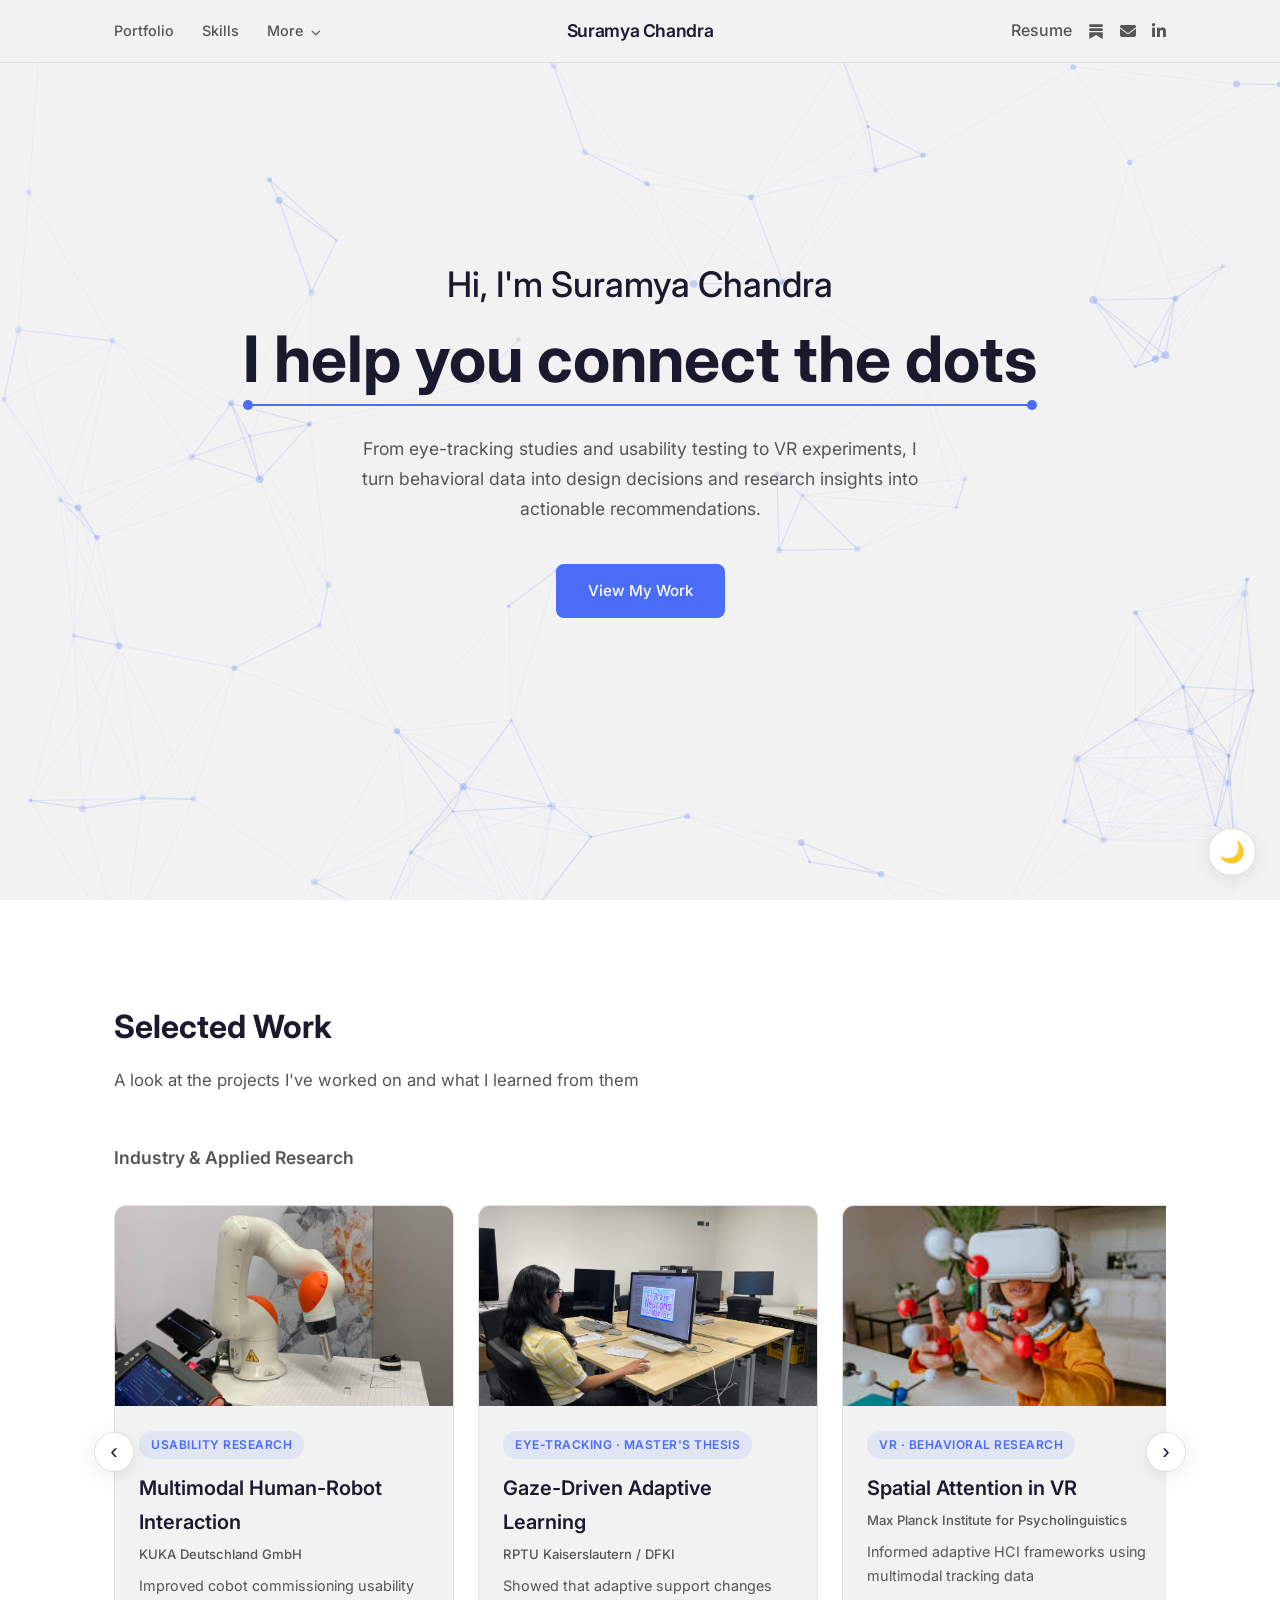
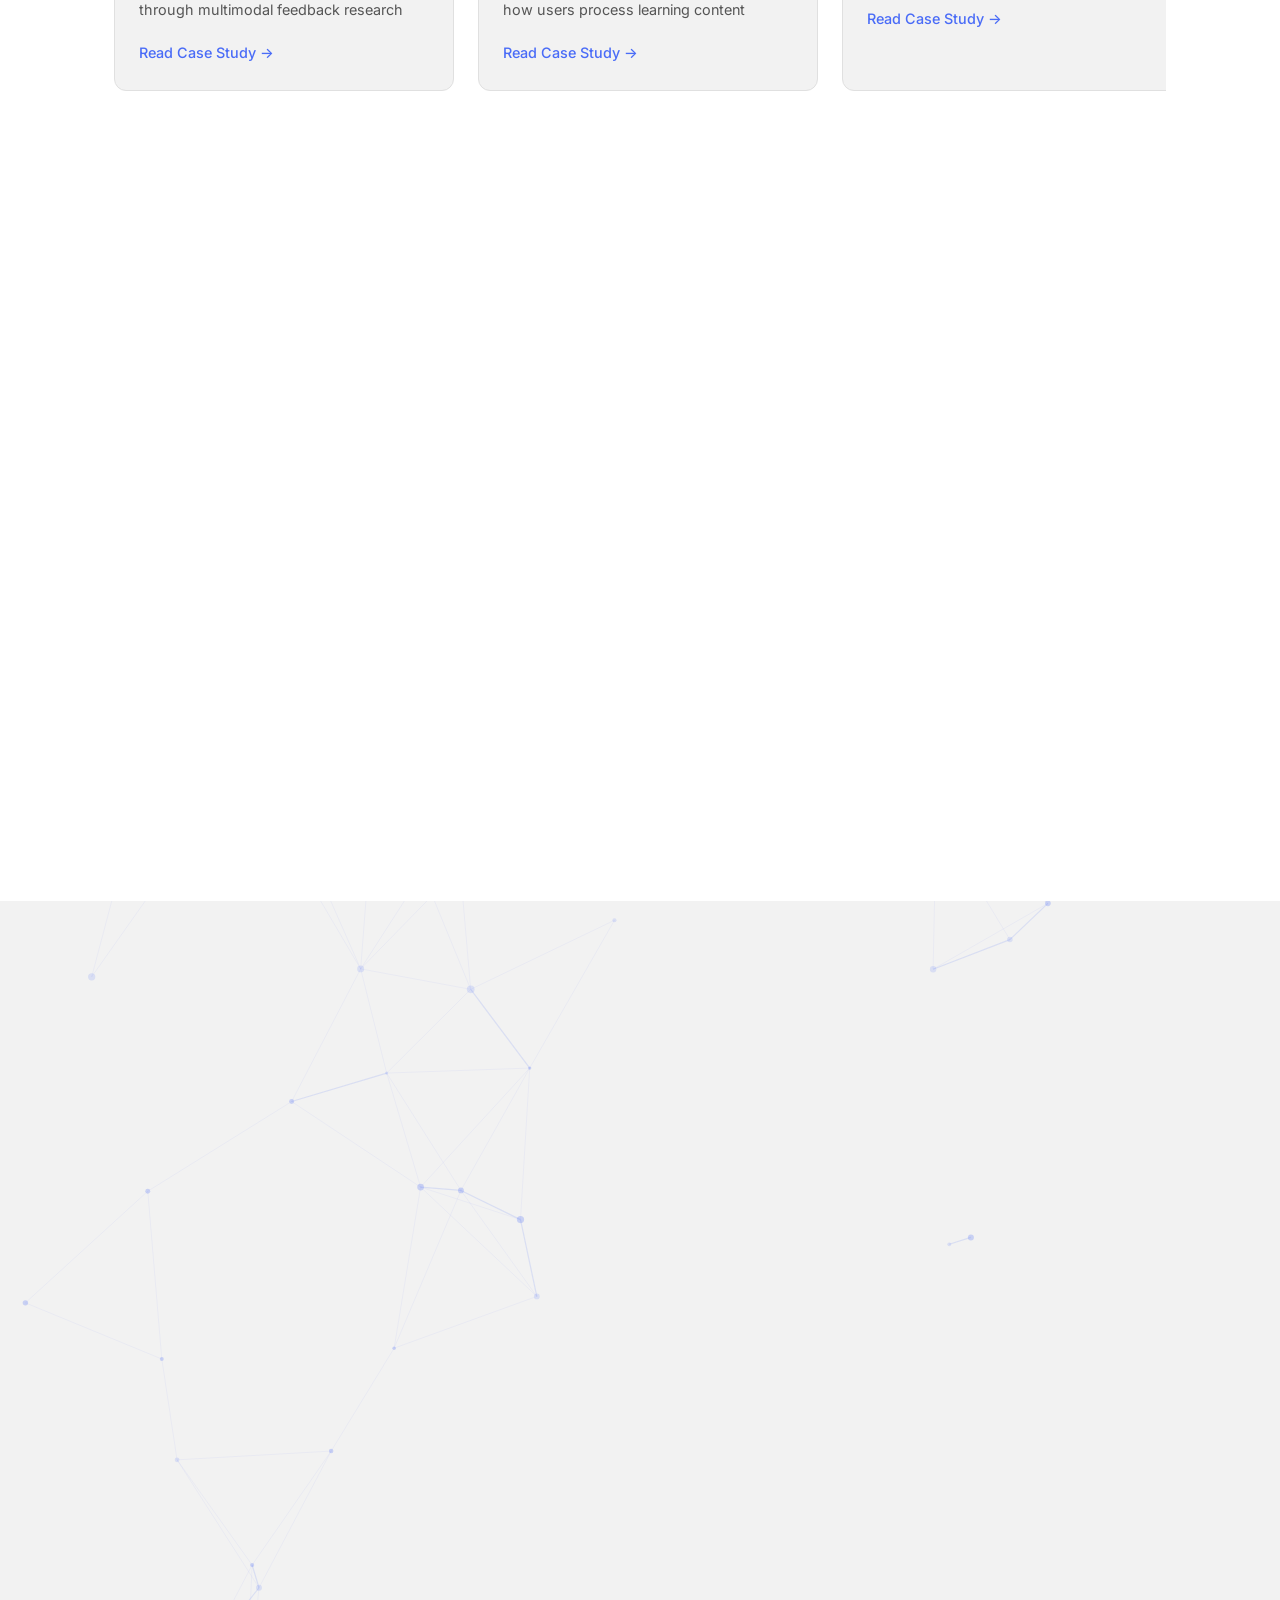
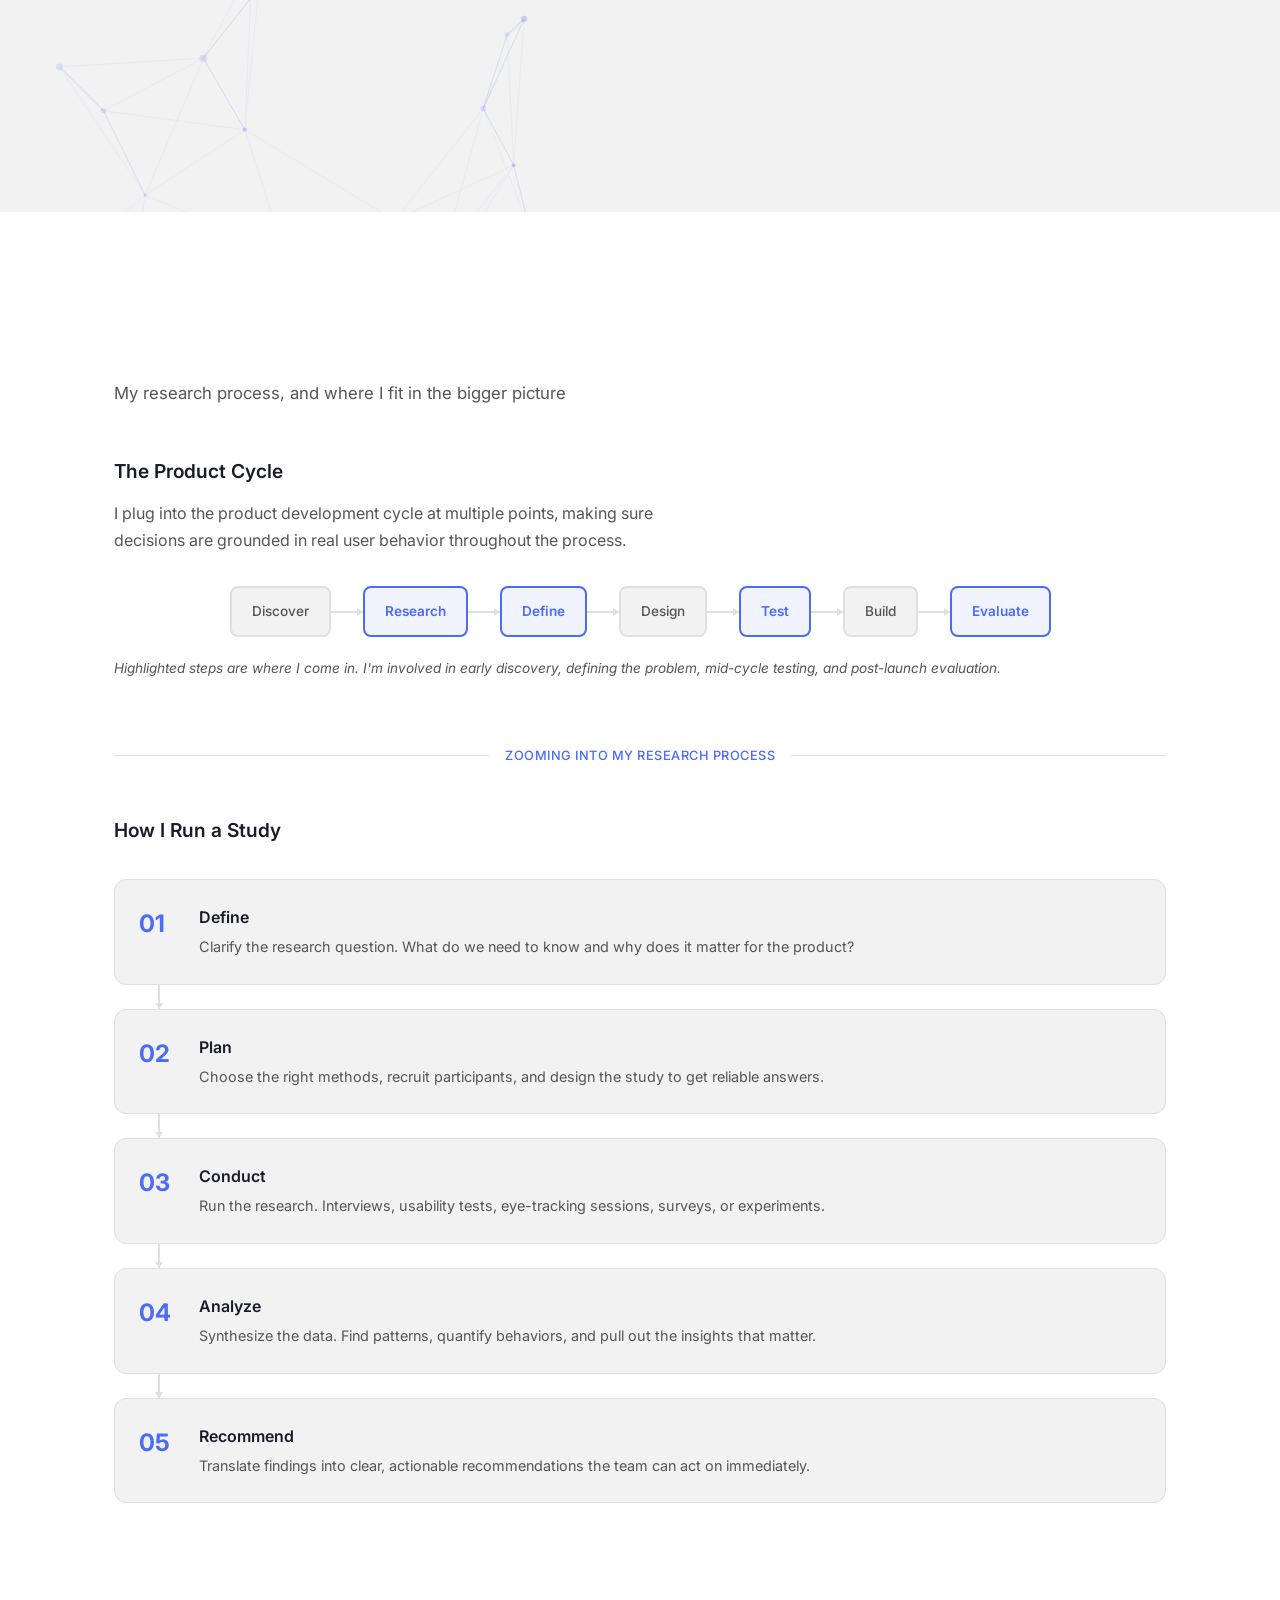
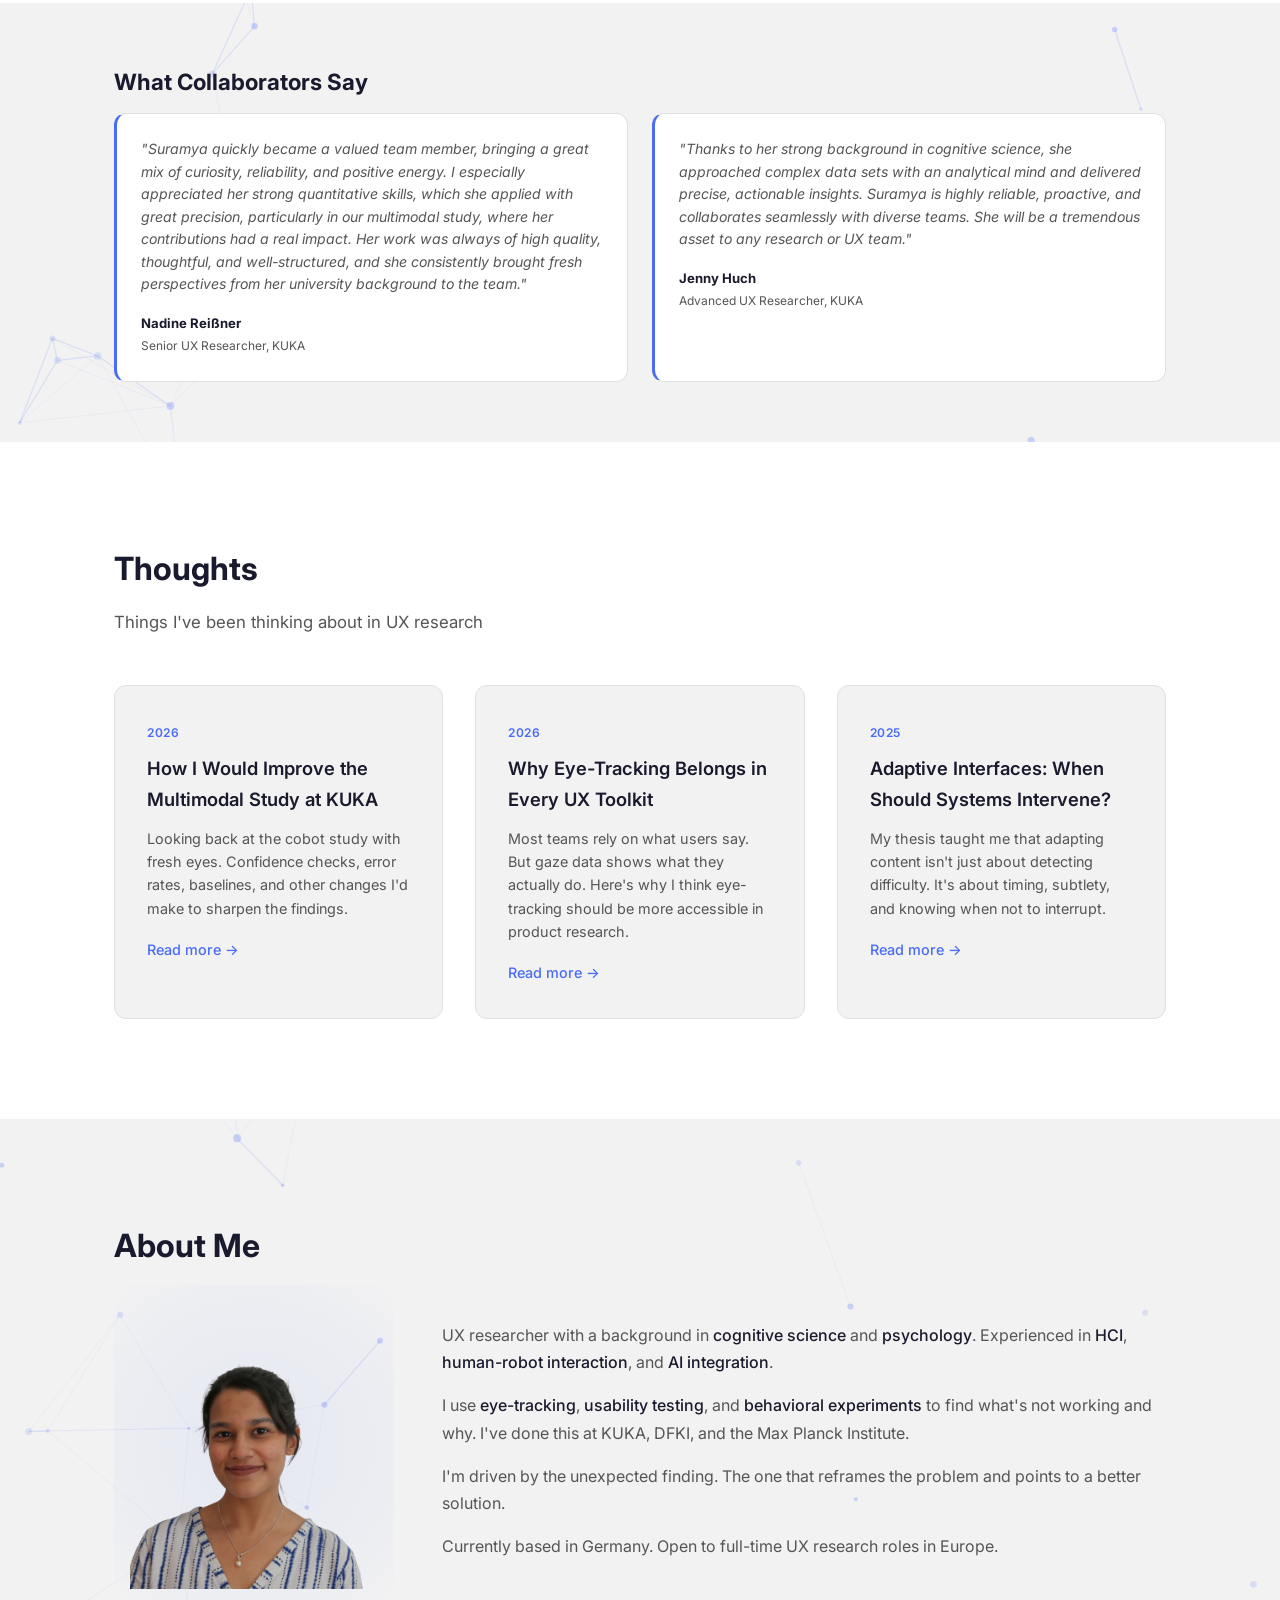
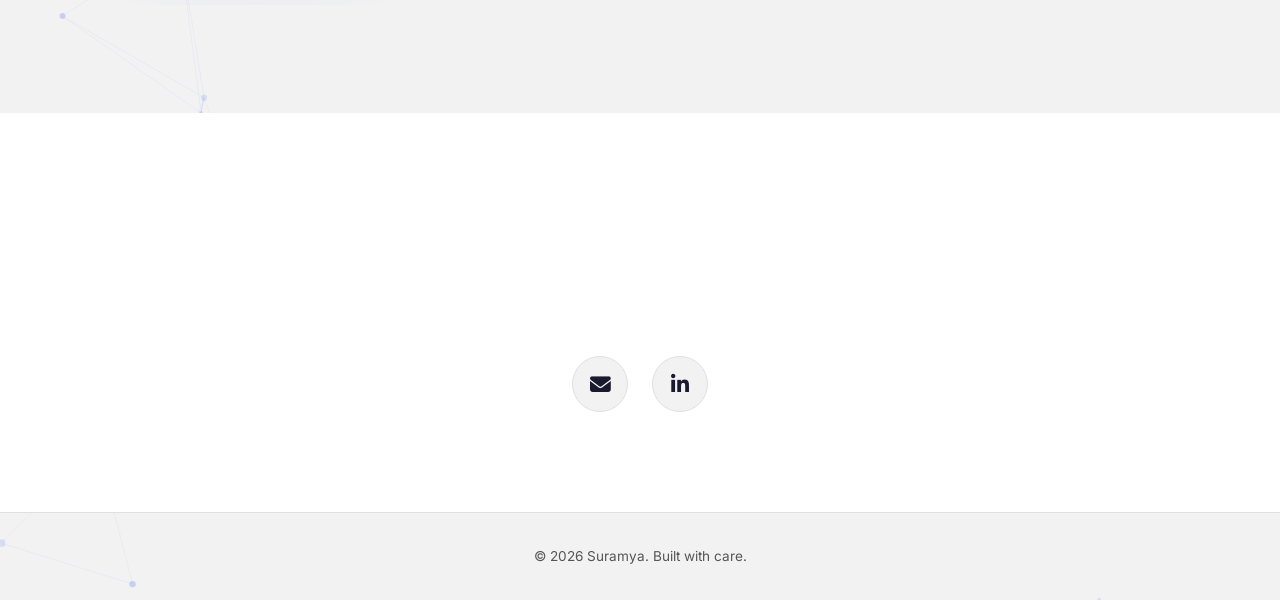
<file: index.html>
<!DOCTYPE html>
<html lang="en">
<head>
  <meta charset="UTF-8">
  <meta name="viewport" content="width=device-width, initial-scale=1.0">
  <title>Suramya | UX Researcher</title>
  <meta name="description" content="Suramya Chandra is a UX researcher specializing in eye-tracking, usability testing, and VR experiments. I help you connect the dots.">

  <!-- Open Graph / LinkedIn Preview -->
  <meta property="og:type" content="website">
  <meta property="og:title" content="Suramya Chandra | UX Researcher">
  <meta property="og:description" content="I help you connect the dots. From eye-tracking and usability testing to VR experiments, I turn behavioral data into design decisions.">
  <meta property="og:url" content="https://suramyac.github.io/ux-portfolio/">
  <meta property="og:image" content="https://suramyac.github.io/ux-portfolio/assets/og-image.png">

  <!-- Twitter Card -->
  <meta name="twitter:card" content="summary_large_image">
  <meta name="twitter:title" content="Suramya Chandra | UX Researcher">
  <meta name="twitter:description" content="I help you connect the dots. From eye-tracking and usability testing to VR experiments, I turn behavioral data into design decisions.">
  <meta name="twitter:image" content="https://suramyac.github.io/ux-portfolio/assets/og-image.png">

  <!-- Favicon -->
  <link rel="icon" type="image/svg+xml" href="assets/favicon.svg">
  <link rel="icon" type="image/png" sizes="32x32" href="assets/favicon-32.png">
  <link rel="apple-touch-icon" href="assets/favicon.svg">
  <link rel="stylesheet" href="css/styles.css">
  <link rel="preconnect" href="https://fonts.googleapis.com">
  <link rel="preconnect" href="https://fonts.gstatic.com" crossorigin>
  <link href="https://fonts.googleapis.com/css2?family=Inter:wght@300;400;500;600;700&display=swap" rel="stylesheet">
  <link rel="stylesheet" href="https://cdnjs.cloudflare.com/ajax/libs/font-awesome/6.5.1/css/all.min.css">
</head>
<body>
  <!-- Navigation -->
  <nav class="nav" aria-label="Main navigation">
    <div class="nav-container">
      <ul class="nav-links">
        <li><a href="#work">Portfolio</a></li>
        <li><a href="#methods">Skills</a></li>
        <li class="nav-dropdown">
          <a href="#process">More <i class="fas fa-chevron-down nav-arrow"></i></a>
          <ul class="dropdown-menu">
            <li><a href="#process">Process</a></li>
            <li><a href="#testimonials">Testimonials</a></li>
            <li><a href="#thoughts">Thoughts</a></li>
            <li><a href="#about">About</a></li>
          </ul>
        </li>
      </ul>
      <a href="#hero" class="nav-name">Suramya Chandra</a>
      <div class="nav-socials">
        <a href="assets/Suramya_Chandra_Resume.pdf" target="_blank" class="nav-resume" data-tooltip="Download resume">Resume</a>
        <a href="#thoughts" aria-label="Substack" data-tooltip="Read my thoughts" class="nav-substack"><svg xmlns="http://www.w3.org/2000/svg" viewBox="0 0 24 24" fill="currentColor" width="16" height="16"><path d="M2 2h20v4H2V2zm0 6h20v4H2V8zm0 6h20v10l-10-6-10 6V14z"/></svg></a>
        <a href="mailto:suramya19@gmail.com" aria-label="Email" data-tooltip="Email me"><i class="fas fa-envelope"></i></a>
        <a href="https://www.linkedin.com/in/suramya-chandra/" target="_blank" rel="noopener noreferrer" aria-label="LinkedIn" data-tooltip="Check out my LinkedIn"><i class="fab fa-linkedin-in"></i></a>
      </div>
      <button class="nav-toggle" aria-label="Toggle navigation menu" aria-expanded="false">
        <span></span>
        <span></span>
        <span></span>
      </button>
    </div>
  </nav>

  <!-- Hero Section -->
  <section id="hero" class="hero">
    <div class="container hero-centered">
      <h1 class="hero-name">Hi, I'm Suramya Chandra</h1>
      <p class="hero-tagline-bold">
        <span class="connect-dots">
          <span class="dot dot-left"></span>
          I help you connect the dots
          <span class="dot dot-right"></span>
          <span class="connect-line"></span>
        </span>
      </p>
      <p class="hero-tagline">From eye-tracking studies and usability testing to VR experiments, I turn behavioral data into design decisions and research insights into actionable recommendations.</p>
      <a href="#work" class="btn btn-primary">View My Work</a>
    </div>
  </section>

  <!-- Work / Case Studies Section -->
  <section id="work" class="work">
    <div class="container">
      <h2 class="section-title">Selected Work</h2>
      <p class="section-subtitle">A look at the projects I've worked on and what I learned from them</p>

      <h3 class="work-category">Industry & Applied Research</h3>
      <div class="carousel-wrapper">
        <button class="carousel-btn carousel-btn-left" aria-label="Scroll left">‹</button>
        <div class="case-studies-carousel">

        <article class="case-card">
          <div class="case-card-image" aria-label="Multimodal Human-Robot Interaction project">
            <img src="assets/kuka_case.jpg" alt="Multimodal Human-Robot Interaction">
          </div>
          <div class="case-card-content">
            <span class="case-card-tag">Usability Research</span>
            <h3 class="case-card-title">Multimodal Human-Robot Interaction</h3>
            <p class="case-card-company">KUKA Deutschland GmbH</p>
            <p class="case-card-desc">Improved cobot commissioning usability through multimodal feedback research</p>
            <a href="case-studies/human-robot-interaction.html" class="case-card-link">Read Case Study →</a>
          </div>
        </article>

        <article class="case-card">
          <div class="case-card-image" aria-label="Adaptive Reading Systems project">
            <img src="assets/DFKI_case.jpeg" alt="Gaze-Driven Adaptive Learning">
          </div>
          <div class="case-card-content">
            <span class="case-card-tag">Eye-Tracking · Master's Thesis</span>
            <h3 class="case-card-title">Gaze-Driven Adaptive Learning</h3>
            <p class="case-card-company">RPTU Kaiserslautern / DFKI</p>
            <p class="case-card-desc">Showed that adaptive support changes how users process learning content</p>
            <a href="case-studies/adaptive-learning.html" class="case-card-link">Read Case Study →</a>
          </div>
        </article>

        <article class="case-card">
          <div class="case-card-image" aria-label="VR Spatial Attention project">
            <img src="assets/VR_case.jpeg" alt="Spatial Attention in VR">
          </div>
          <div class="case-card-content">
            <span class="case-card-tag">VR · Behavioral Research</span>
            <h3 class="case-card-title">Spatial Attention in VR</h3>
            <p class="case-card-company">Max Planck Institute for Psycholinguistics</p>
            <p class="case-card-desc">Informed adaptive HCI frameworks using multimodal tracking data</p>
            <a href="case-studies/spatial-attention-vr.html" class="case-card-link">Read Case Study →</a>
          </div>
        </article>

        <article class="case-card">
          <div class="case-card-image" aria-label="Sustainability research project">
            <img src="assets/Sustain_case.png" alt="Sustainability & User Impact Research">
          </div>
          <div class="case-card-content">
            <span class="case-card-tag">Market Research · Social Impact</span>
            <h3 class="case-card-title">Sustainability & User Impact Research</h3>
            <p class="case-card-company">ALSiSAR Impact</p>
            <p class="case-card-desc">Drove product improvements through field research and user insights</p>
            <a href="case-studies/sustainability-research.html" class="case-card-link">Read Case Study →</a>
          </div>
        </article>

        </div>
        <button class="carousel-btn carousel-btn-right" aria-label="Scroll right">›</button>
      </div>

      <h3 class="work-category">Academic Research Projects</h3>
      <div class="case-studies-grid">

        <article class="case-card">
          <div class="case-card-image" aria-label="Predictive Eye Movements project">
            <img src="assets/VWP_case.png" alt="Predictive Eye Movements under Cognitive Load">
          </div>
          <div class="case-card-content">
            <span class="case-card-tag">Eye-Tracking · Cognitive Science</span>
            <h3 class="case-card-title">Predictive Eye Movements under Cognitive Load</h3>
            <p class="case-card-company">RPTU Kaiserslautern</p>
            <p class="case-card-desc">Identified gaze markers for real-time cognitive strain detection</p>
            <a href="case-studies/predictive-eye-movements.html" class="case-card-link">Read Case Study →</a>
          </div>
        </article>

        <article class="case-card">
          <div class="case-card-image" aria-label="Hand Movement VWP project">
            <img src="assets/handmovement_case.png" alt="Predictive Language Processing via Hand Movement">
          </div>
          <div class="case-card-content">
            <span class="case-card-tag">VR · Multimodal Interaction</span>
            <h3 class="case-card-title">Predictive Language Processing via Hand Movement</h3>
            <p class="case-card-company">RPTU Kaiserslautern</p>
            <p class="case-card-desc">Demonstrated anticipatory motor behavior driven by language comprehension</p>
            <a href="case-studies/hand-movement-vwp.html" class="case-card-link">Read Case Study →</a>
          </div>
        </article>

        <article class="case-card">
          <div class="case-card-image" aria-label="Bilingual Language Switching project">
            <img src="assets/bilingual_case.png" alt="Bilingual Language Switching & Emotion">
          </div>
          <div class="case-card-content">
            <span class="case-card-tag">Behavioral Experiment</span>
            <h3 class="case-card-title">Bilingual Language Switching & Emotion</h3>
            <p class="case-card-company">RPTU Kaiserslautern</p>
            <p class="case-card-desc">Revealed emotional valence amplifies cognitive cost of language switching</p>
            <a href="case-studies/bilingual-language-switching.html" class="case-card-link">Read Case Study →</a>
          </div>
        </article>

      </div>
    </div>
  </section>

  <!-- Skills Section -->
  <section id="methods" class="methods">
    <div class="container">
      <h2 class="section-title">Skills & Tools</h2>
      <p class="section-subtitle">What I use day to day</p>
      <div class="methods-grid">
        <div class="method-card">
          <div class="method-icon" aria-hidden="true">👁️</div>
          <h3>Eye-Tracking</h3>
          <p>I use EyeLink systems to study where people look, how they read, and what catches their attention in an interface.</p>
        </div>
        <div class="method-card">
          <div class="method-icon" aria-hidden="true">🧪</div>
          <h3>Usability Testing</h3>
          <p>Running moderated and unmoderated sessions with SUS, UEQ, and behavioral data to see how well a product actually works for people.</p>
        </div>
        <div class="method-card">
          <div class="method-icon" aria-hidden="true">🎙️</div>
          <h3>User Interviews</h3>
          <p>Talking to people one-on-one to understand their motivations, mental models, and the needs they can't always articulate.</p>
        </div>
        <div class="method-card">
          <div class="method-icon" aria-hidden="true">📊</div>
          <h3>Statistics & Analysis</h3>
          <p>SPSS, R, MATLAB, Python. I run ANOVAs, mixed-effects models, and behavioral analytics to back up findings with numbers.</p>
        </div>
        <div class="method-card">
          <div class="method-icon" aria-hidden="true">🎨</div>
          <h3>Design & Visualization</h3>
          <p>Figma, Miro, Unity, and MS Office for prototyping, mapping journeys, and making research findings easy to communicate.</p>
        </div>
        <div class="method-card">
          <div class="method-icon" aria-hidden="true">🤖</div>
          <h3>AI-Powered Research</h3>
          <p>Worked with AI-driven research and synthesis tools at DFKI to speed up insight generation and spot patterns faster.</p>
        </div>
      </div>
    </div>
  </section>

  <!-- Research Process Section -->
  <section id="process" class="process">
    <div class="container">
      <h2 class="section-title">How I Work</h2>
      <p class="section-subtitle">My research process, and where I fit in the bigger picture</p>

      <!-- Product Development Cycle (Macro) -->
      <div class="process-cycle">
        <h3 class="process-heading">The Product Cycle</h3>
        <p class="process-desc">I plug into the product development cycle at multiple points, making sure decisions are grounded in real user behavior throughout the process.</p>
        <div class="cycle-visual">
          <div class="cycle-step">
            <div class="cycle-node">Discover</div>
            <div class="cycle-connector"></div>
          </div>
          <div class="cycle-step">
            <div class="cycle-node active">Research</div>
            <div class="cycle-connector"></div>
          </div>
          <div class="cycle-step">
            <div class="cycle-node active">Define</div>
            <div class="cycle-connector"></div>
          </div>
          <div class="cycle-step">
            <div class="cycle-node">Design</div>
            <div class="cycle-connector"></div>
          </div>
          <div class="cycle-step">
            <div class="cycle-node active">Test</div>
            <div class="cycle-connector"></div>
          </div>
          <div class="cycle-step">
            <div class="cycle-node">Build</div>
            <div class="cycle-connector"></div>
          </div>
          <div class="cycle-step">
            <div class="cycle-node active">Evaluate</div>
          </div>
        </div>
        <p class="cycle-caption">Highlighted steps are where I come in. I'm involved in early discovery, defining the problem, mid-cycle testing, and post-launch evaluation.</p>
      </div>

      <!-- Zoom-in connector -->
      <div class="zoom-connector">
        <div class="zoom-line"></div>
        <span class="zoom-label">Zooming into my research process</span>
        <div class="zoom-line"></div>
      </div>

      <!-- My Research Flowchart (Micro) -->
      <div class="flowchart">
        <h3 class="process-heading">How I Run a Study</h3>
        <div class="flowchart-steps">
          <div class="flow-step">
            <div class="flow-number">01</div>
            <div class="flow-content">
              <h4>Define</h4>
              <p>Clarify the research question. What do we need to know and why does it matter for the product?</p>
            </div>
          </div>
          <div class="flow-arrow" aria-hidden="true"></div>
          <div class="flow-step">
            <div class="flow-number">02</div>
            <div class="flow-content">
              <h4>Plan</h4>
              <p>Choose the right methods, recruit participants, and design the study to get reliable answers.</p>
            </div>
          </div>
          <div class="flow-arrow" aria-hidden="true"></div>
          <div class="flow-step">
            <div class="flow-number">03</div>
            <div class="flow-content">
              <h4>Conduct</h4>
              <p>Run the research. Interviews, usability tests, eye-tracking sessions, surveys, or experiments.</p>
            </div>
          </div>
          <div class="flow-arrow" aria-hidden="true"></div>
          <div class="flow-step">
            <div class="flow-number">04</div>
            <div class="flow-content">
              <h4>Analyze</h4>
              <p>Synthesize the data. Find patterns, quantify behaviors, and pull out the insights that matter.</p>
            </div>
          </div>
          <div class="flow-arrow" aria-hidden="true"></div>
          <div class="flow-step">
            <div class="flow-number">05</div>
            <div class="flow-content">
              <h4>Recommend</h4>
              <p>Translate findings into clear, actionable recommendations the team can act on immediately.</p>
            </div>
          </div>
        </div>
      </div>
    </div>
  </section>

  <!-- Testimonials Section -->
  <section id="testimonials" class="testimonials">
    <div class="container">
      <h2 class="section-title">What Collaborators Say</h2>
      <div class="testimonials-grid">
        <blockquote class="testimonial-card">
          <p class="testimonial-text">"Suramya quickly became a valued team member, bringing a great mix of curiosity, reliability, and positive energy. I especially appreciated her strong quantitative skills, which she applied with great precision, particularly in our multimodal study, where her contributions had a real impact. Her work was always of high quality, thoughtful, and well-structured, and she consistently brought fresh perspectives from her university background to the team."</p>
          <footer class="testimonial-author">
            <strong>Nadine Reißner</strong>
            <span>Senior UX Researcher, KUKA</span>
          </footer>
        </blockquote>
        <blockquote class="testimonial-card">
          <p class="testimonial-text">"Thanks to her strong background in cognitive science, she approached complex data sets with an analytical mind and delivered precise, actionable insights. Suramya is highly reliable, proactive, and collaborates seamlessly with diverse teams. She will be a tremendous asset to any research or UX team."</p>
          <footer class="testimonial-author">
            <strong>Jenny Huch</strong>
            <span>Advanced UX Researcher, KUKA</span>
          </footer>
        </blockquote>
      </div>
    </div>
  </section>

  <!-- Thoughts / Blog Section -->
  <section id="thoughts" class="thoughts">
    <div class="container">
      <h2 class="section-title">Thoughts</h2>
      <p class="section-subtitle">Things I've been thinking about in UX research</p>
      <div class="thoughts-grid">
        <article class="thought-card">
          <span class="thought-date">2026</span>
          <h3 class="thought-title">How I Would Improve the Multimodal Study at KUKA</h3>
          <p class="thought-preview">Looking back at the cobot study with fresh eyes. Confidence checks, error rates, baselines, and other changes I'd make to sharpen the findings.</p>
          <a href="thoughts/improving-multimodal-study.html" class="thought-link">Read more →</a>
        </article>
        <article class="thought-card">
          <span class="thought-date">2026</span>
          <h3 class="thought-title">Why Eye-Tracking Belongs in Every UX Toolkit</h3>
          <p class="thought-preview">Most teams rely on what users say. But gaze data shows what they actually do. Here's why I think eye-tracking should be more accessible in product research.</p>
          <a href="thoughts/eye-tracking-ux-toolkit.html" class="thought-link">Read more →</a>
        </article>
        <article class="thought-card">
          <span class="thought-date">2025</span>
          <h3 class="thought-title">Adaptive Interfaces: When Should Systems Intervene?</h3>
          <p class="thought-preview">My thesis taught me that adapting content isn't just about detecting difficulty. It's about timing, subtlety, and knowing when not to interrupt.</p>
          <a href="thoughts/adaptive-interfaces-when-to-intervene.html" class="thought-link">Read more →</a>
        </article>
      </div>
    </div>
  </section>

  <!-- About Section -->
  <section id="about" class="about">
    <div class="container">
      <h2 class="section-title">About Me</h2>
      <div class="about-content">
        <div class="about-image">
          <img src="assets/profile.png" alt="Suramya Chandra" class="about-photo">
        </div>
        <div class="about-text">
          <p>UX researcher with a background in <span class="highlight-term" data-tip="M.Sc. RPTU Kaiserslautern">cognitive science</span> and <span class="highlight-term" data-tip="B.A. Symbiosis International University">psychology</span>. Experienced in <span class="highlight-term" data-tip="Human-Computer Interaction">HCI</span>, <span class="highlight-term" data-tip="Cobot usability research at KUKA">human-robot interaction</span>, and <span class="highlight-term" data-tip="Adaptive learning systems at DFKI">AI integration</span>.</p>
          <p>I use <span class="highlight-term" data-tip="EyeLink systems, gaze analysis, heatmaps">eye-tracking</span>, <span class="highlight-term" data-tip="SUS, UEQ, moderated & unmoderated sessions">usability testing</span>, and <span class="highlight-term" data-tip="Controlled studies, VR experiments, reaction time">behavioral experiments</span> to find what's not working and why. I've done this at KUKA, DFKI, and the Max Planck Institute.</p>
          <p>I'm driven by the unexpected finding. The one that reframes the problem and points to a better solution.</p>
          <p>Currently based in Germany. Open to full-time UX research roles in Europe.</p>
        </div>
      </div>
    </div>
  </section>

  <!-- Contact Section -->
  <section id="contact" class="contact">
    <div class="container">
      <h2 class="section-title">Let's Connect</h2>
      <p class="section-subtitle">Thanks for stopping by. If you have feedback on this site or just want to say hi, I'd love to hear from you.</p>
      <div class="contact-links">
        <a href="mailto:suramya19@gmail.com" class="contact-icon" aria-label="Email">
          <i class="fas fa-envelope"></i>
        </a>
        <a href="https://www.linkedin.com/in/suramya-chandra/" class="contact-icon" target="_blank" rel="noopener noreferrer" aria-label="LinkedIn">
          <i class="fab fa-linkedin-in"></i>
        </a>
      </div>
    </div>
  </section>

  <!-- Footer -->
  <footer class="footer">
    <div class="container">
      <p>&copy; 2026 Suramya. Built with care.</p>
    </div>
  </footer>

  <!-- Connecting Dots Background -->
  <canvas id="dots-canvas" aria-hidden="true"></canvas>

  <!-- Back to Top Button -->
  <button class="back-to-top" aria-label="Back to top" onclick="window.scrollTo({top: 0, behavior: 'smooth'})">↑</button>

  <!-- Theme Toggle -->
  <button class="theme-toggle" aria-label="Switch to dark mode">🌙</button>

  <script src="js/main.js"></script>
</body>
</html>
</file>
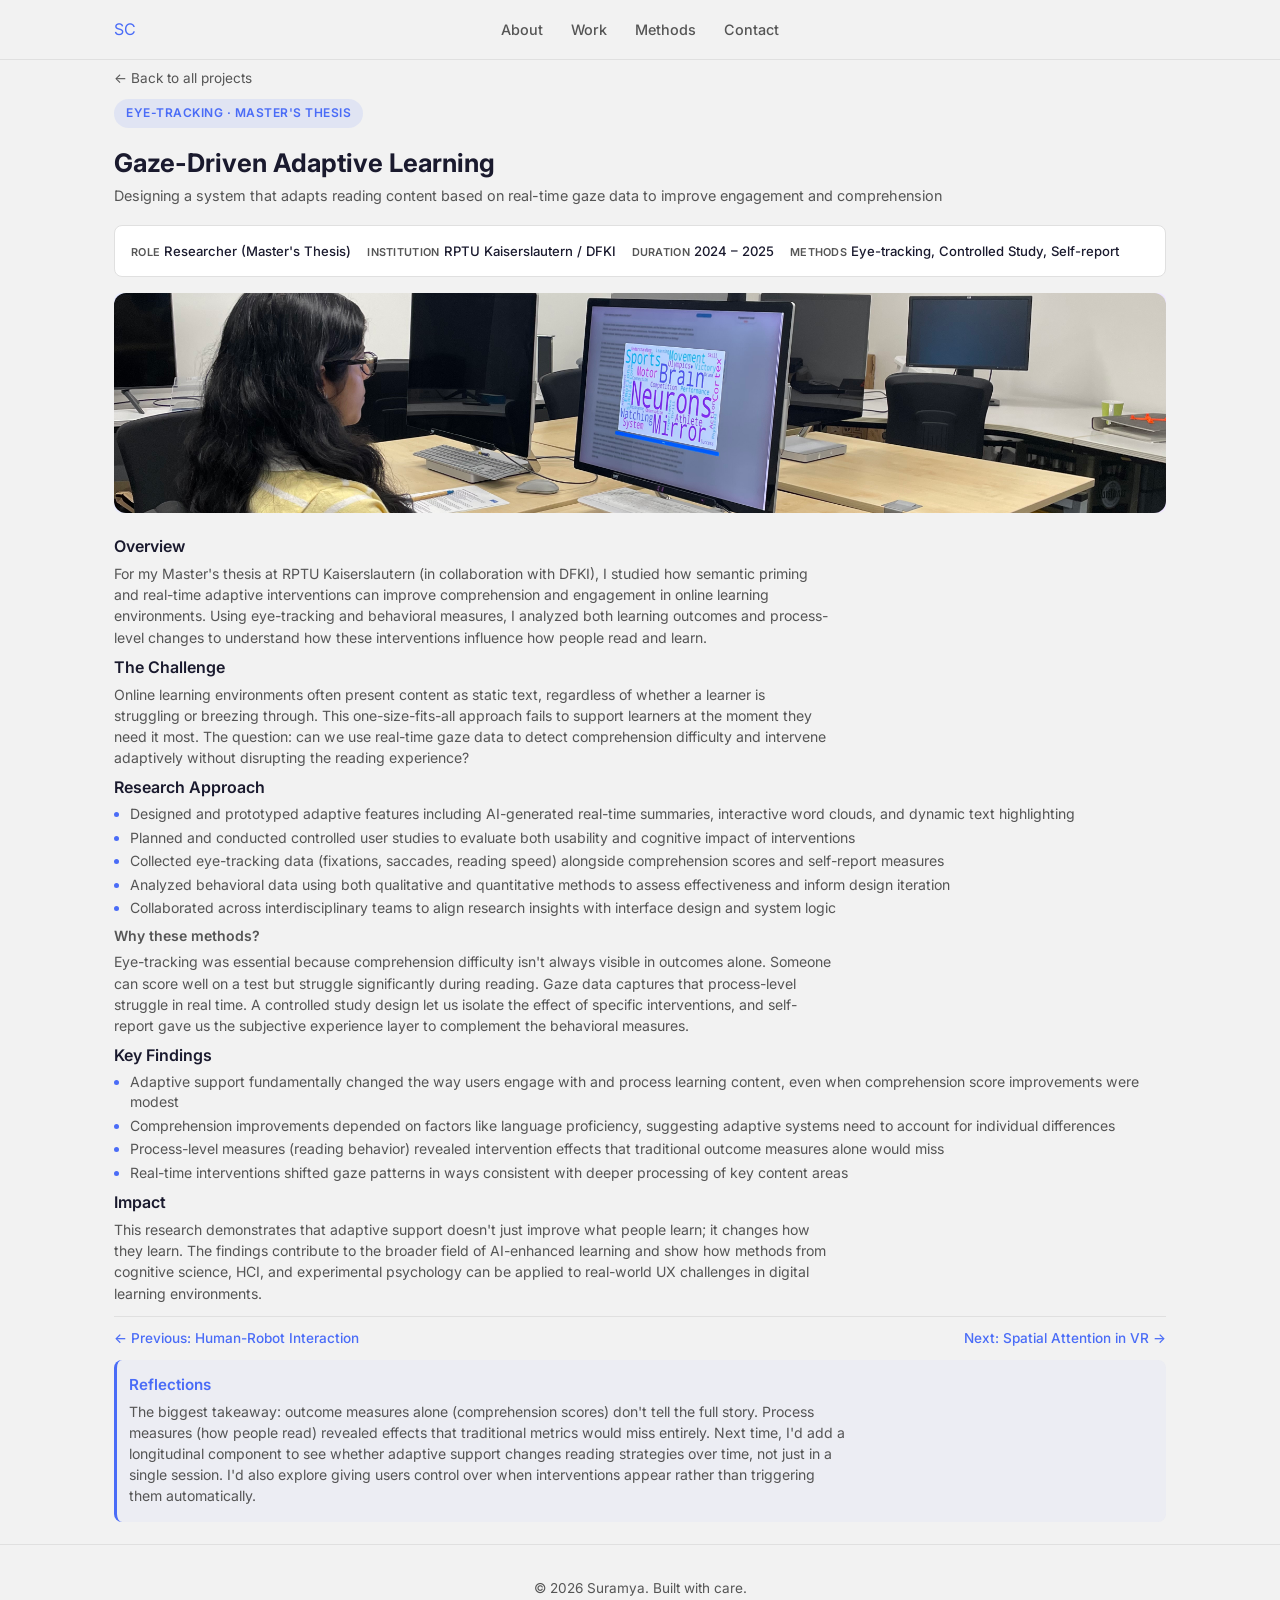
<file: case-studies/adaptive-learning.html>
<!DOCTYPE html>
<html lang="en">
<head>
  <meta charset="UTF-8">
  <meta name="viewport" content="width=device-width, initial-scale=1.0">
  <title>Gaze-Driven Adaptive Learning | Suramya Chandra</title>
  <link rel="icon" type="image/svg+xml" href="../assets/favicon.svg"><link rel="stylesheet" href="../css/styles.css">
  <link rel="stylesheet" href="../css/case-study.css">
  <link rel="preconnect" href="https://fonts.googleapis.com">
  <link rel="preconnect" href="https://fonts.gstatic.com" crossorigin>
  <link href="https://fonts.googleapis.com/css2?family=Inter:wght@300;400;500;600;700&display=swap" rel="stylesheet">
</head>
<body>
  <nav class="nav" aria-label="Main navigation">
    <div class="nav-container">
      <a href="../index.html" class="nav-logo">SC</a>
      <ul class="nav-links">
        <li><a href="../index.html#about">About</a></li>
        <li><a href="../index.html#work">Work</a></li>
        <li><a href="../index.html#methods">Methods</a></li>
        <li><a href="../index.html#contact">Contact</a></li>
      </ul>
    </div>
  </nav>

  <article class="case-study">
    <div class="container">
      <a href="../index.html#work" class="back-link">← Back to all projects</a>

      <header class="case-study-header">
        <span class="case-card-tag">Eye-Tracking · Master's Thesis</span>
        <h1>Gaze-Driven Adaptive Learning</h1>
        <p class="case-study-subtitle">Designing a system that adapts reading content based on real-time gaze data to improve engagement and comprehension</p>
      </header>

      <div class="case-study-meta">
        <div class="meta-item">
          <span class="meta-label">Role</span>
          <span class="meta-value">Researcher (Master's Thesis)</span>
        </div>
        <div class="meta-item">
          <span class="meta-label">Institution</span>
          <span class="meta-value">RPTU Kaiserslautern / DFKI</span>
        </div>
        <div class="meta-item">
          <span class="meta-label">Duration</span>
          <span class="meta-value">2024 – 2025</span>
        </div>
        <div class="meta-item">
          <span class="meta-label">Methods</span>
          <span class="meta-value">Eye-tracking, Controlled Study, Self-report</span>
        </div>
      </div>

      <div class="case-study-image-placeholder">
        <img src="../assets/DFKI_case.jpeg" alt="Gaze-Driven Adaptive Learning" style="width:100%; height:100%; object-fit:cover; border-radius:12px;">
      </div>

      <section class="case-study-section">
        <h2>Overview</h2>
        <p>For my Master's thesis at RPTU Kaiserslautern (in collaboration with DFKI), I studied how semantic priming and real-time adaptive interventions can improve comprehension and engagement in online learning environments. Using eye-tracking and behavioral measures, I analyzed both learning outcomes and process-level changes to understand how these interventions influence how people read and learn.</p>
      </section>

      <section class="case-study-section">
        <h2>The Challenge</h2>
        <p>Online learning environments often present content as static text, regardless of whether a learner is struggling or breezing through. This one-size-fits-all approach fails to support learners at the moment they need it most. The question: can we use real-time gaze data to detect comprehension difficulty and intervene adaptively without disrupting the reading experience?</p>
      </section>

      <section class="case-study-section">
        <h2>Research Approach</h2>
        <ul>
          <li>Designed and prototyped adaptive features including AI-generated real-time summaries, interactive word clouds, and dynamic text highlighting</li>
          <li>Planned and conducted controlled user studies to evaluate both usability and cognitive impact of interventions</li>
          <li>Collected eye-tracking data (fixations, saccades, reading speed) alongside comprehension scores and self-report measures</li>
          <li>Analyzed behavioral data using both qualitative and quantitative methods to assess effectiveness and inform design iteration</li>
          <li>Collaborated across interdisciplinary teams to align research insights with interface design and system logic</li>
        </ul>
        <h3>Why these methods?</h3>
        <p>Eye-tracking was essential because comprehension difficulty isn't always visible in outcomes alone. Someone can score well on a test but struggle significantly during reading. Gaze data captures that process-level struggle in real time. A controlled study design let us isolate the effect of specific interventions, and self-report gave us the subjective experience layer to complement the behavioral measures.</p>
      </section>

      <section class="case-study-section">
        <h2>Key Findings</h2>
        <ul>
          <li>Adaptive support fundamentally changed the way users engage with and process learning content, even when comprehension score improvements were modest</li>
          <li>Comprehension improvements depended on factors like language proficiency, suggesting adaptive systems need to account for individual differences</li>
          <li>Process-level measures (reading behavior) revealed intervention effects that traditional outcome measures alone would miss</li>
          <li>Real-time interventions shifted gaze patterns in ways consistent with deeper processing of key content areas</li>
        </ul>
      </section>

      <section class="case-study-section">
        <h2>Impact</h2>
        <p>This research demonstrates that adaptive support doesn't just improve what people learn; it changes how they learn. The findings contribute to the broader field of AI-enhanced learning and show how methods from cognitive science, HCI, and experimental psychology can be applied to real-world UX challenges in digital learning environments.</p>
      </section>

      <nav class="case-study-nav">
        <a href="human-robot-interaction.html" class="prev-study">← Previous: Human-Robot Interaction</a>
        <a href="spatial-attention-vr.html" class="next-study">Next: Spatial Attention in VR →</a>
      </nav>

      <section class="case-study-section reflections">
        <h2>Reflections</h2>
        <p>The biggest takeaway: outcome measures alone (comprehension scores) don't tell the full story. Process measures (how people read) revealed effects that traditional metrics would miss entirely. Next time, I'd add a longitudinal component to see whether adaptive support changes reading strategies over time, not just in a single session. I'd also explore giving users control over when interventions appear rather than triggering them automatically.</p>
      </section>
    </div>
  </article>

  <footer class="footer">
    <div class="container">
      <p>&copy; 2026 Suramya. Built with care.</p>
    </div>
  </footer>
</body>
</html>
</file>
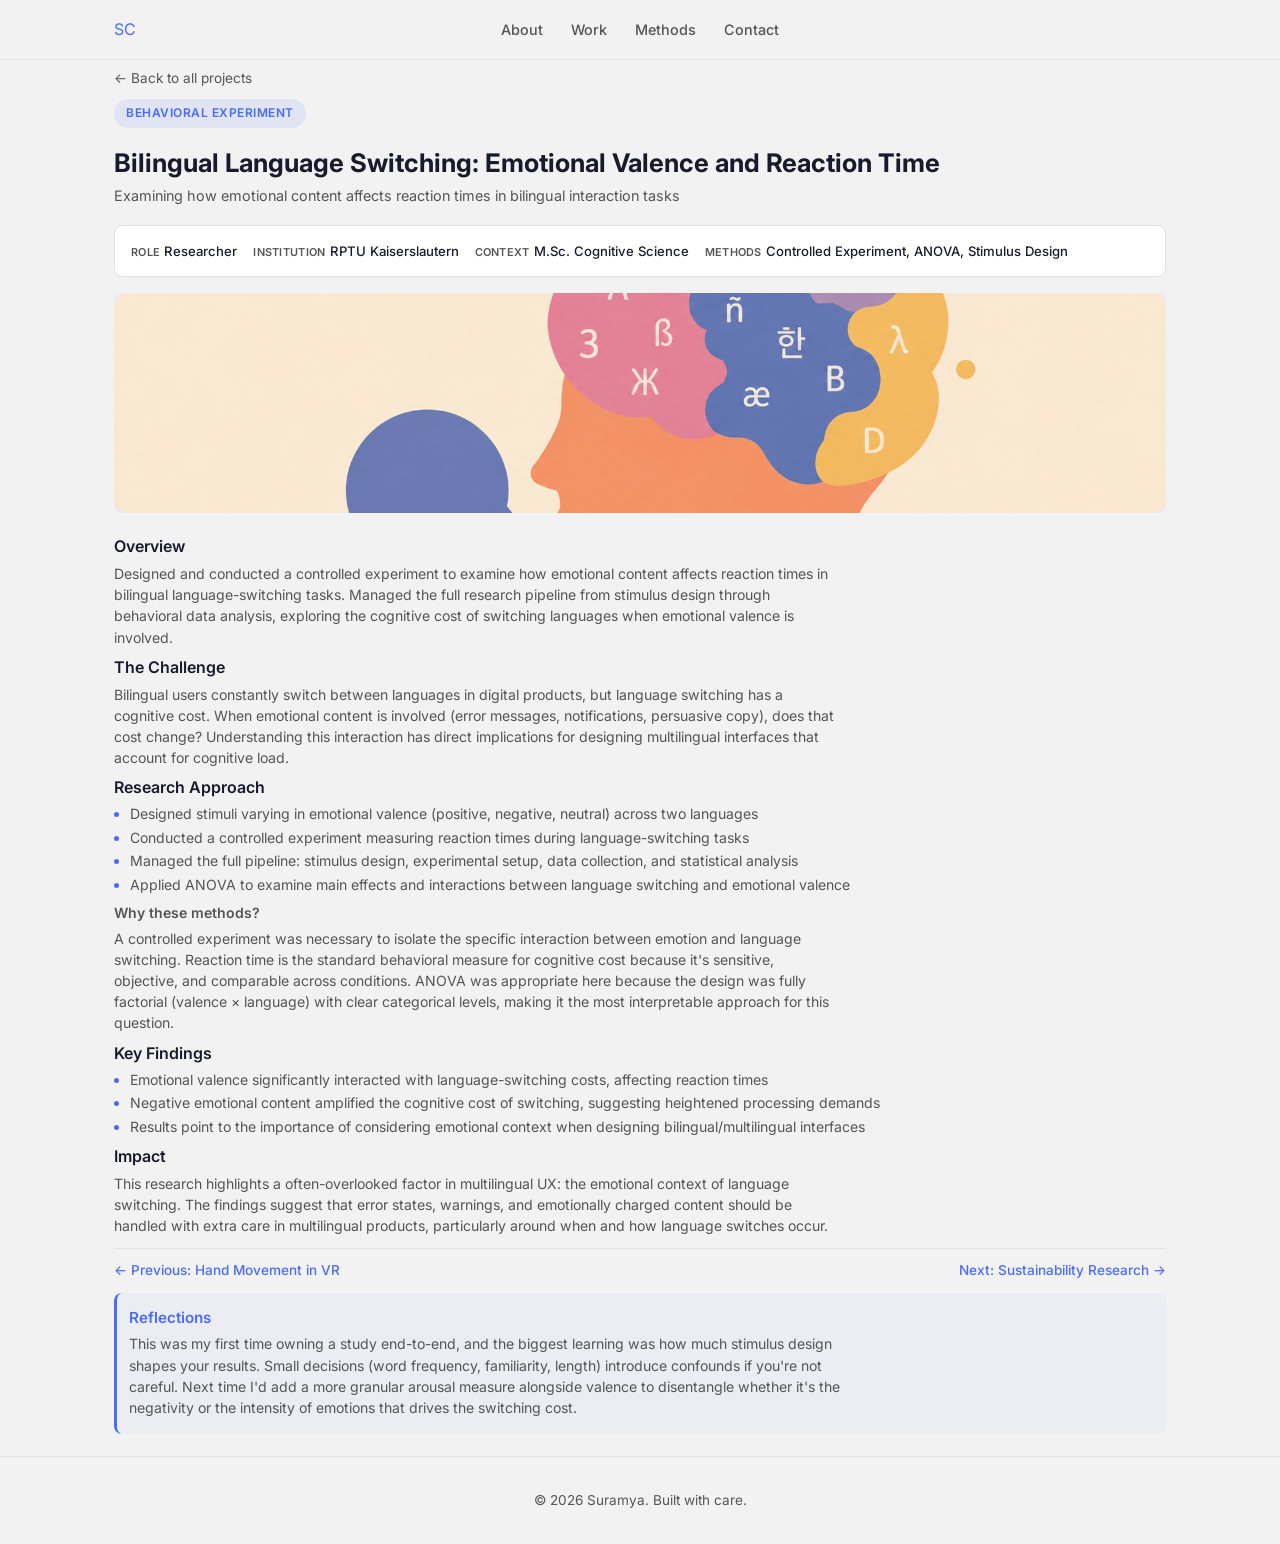
<file: case-studies/bilingual-language-switching.html>
<!DOCTYPE html>
<html lang="en">
<head>
  <meta charset="UTF-8">
  <meta name="viewport" content="width=device-width, initial-scale=1.0">
  <title>Bilingual Language Switching | Suramya Chandra</title>
  <link rel="icon" type="image/svg+xml" href="../assets/favicon.svg"><link rel="stylesheet" href="../css/styles.css">
  <link rel="stylesheet" href="../css/case-study.css">
  <link rel="preconnect" href="https://fonts.googleapis.com">
  <link rel="preconnect" href="https://fonts.gstatic.com" crossorigin>
  <link href="https://fonts.googleapis.com/css2?family=Inter:wght@300;400;500;600;700&display=swap" rel="stylesheet">
</head>
<body>
  <nav class="nav" aria-label="Main navigation">
    <div class="nav-container">
      <a href="../index.html" class="nav-logo">SC</a>
      <ul class="nav-links">
        <li><a href="../index.html#about">About</a></li>
        <li><a href="../index.html#work">Work</a></li>
        <li><a href="../index.html#methods">Methods</a></li>
        <li><a href="../index.html#contact">Contact</a></li>
      </ul>
    </div>
  </nav>

  <article class="case-study">
    <div class="container">
      <a href="../index.html#work" class="back-link">← Back to all projects</a>

      <header class="case-study-header">
        <span class="case-card-tag">Behavioral Experiment</span>
        <h1>Bilingual Language Switching: Emotional Valence and Reaction Time</h1>
        <p class="case-study-subtitle">Examining how emotional content affects reaction times in bilingual interaction tasks</p>
      </header>

      <div class="case-study-meta">
        <div class="meta-item">
          <span class="meta-label">Role</span>
          <span class="meta-value">Researcher</span>
        </div>
        <div class="meta-item">
          <span class="meta-label">Institution</span>
          <span class="meta-value">RPTU Kaiserslautern</span>
        </div>
        <div class="meta-item">
          <span class="meta-label">Context</span>
          <span class="meta-value">M.Sc. Cognitive Science</span>
        </div>
        <div class="meta-item">
          <span class="meta-label">Methods</span>
          <span class="meta-value">Controlled Experiment, ANOVA, Stimulus Design</span>
        </div>
      </div>

      <div class="case-study-image-placeholder">
        <img src="../assets/bilingual_case.png" alt="Bilingual Language Switching & Emotion" style="width:100%; height:100%; object-fit:cover; border-radius:12px;">
      </div>

      <section class="case-study-section">
        <h2>Overview</h2>
        <p>Designed and conducted a controlled experiment to examine how emotional content affects reaction times in bilingual language-switching tasks. Managed the full research pipeline from stimulus design through behavioral data analysis, exploring the cognitive cost of switching languages when emotional valence is involved.</p>
      </section>

      <section class="case-study-section">
        <h2>The Challenge</h2>
        <p>Bilingual users constantly switch between languages in digital products, but language switching has a cognitive cost. When emotional content is involved (error messages, notifications, persuasive copy), does that cost change? Understanding this interaction has direct implications for designing multilingual interfaces that account for cognitive load.</p>
      </section>

      <section class="case-study-section">
        <h2>Research Approach</h2>
        <ul>
          <li>Designed stimuli varying in emotional valence (positive, negative, neutral) across two languages</li>
          <li>Conducted a controlled experiment measuring reaction times during language-switching tasks</li>
          <li>Managed the full pipeline: stimulus design, experimental setup, data collection, and statistical analysis</li>
          <li>Applied ANOVA to examine main effects and interactions between language switching and emotional valence</li>
        </ul>
        <h3>Why these methods?</h3>
        <p>A controlled experiment was necessary to isolate the specific interaction between emotion and language switching. Reaction time is the standard behavioral measure for cognitive cost because it's sensitive, objective, and comparable across conditions. ANOVA was appropriate here because the design was fully factorial (valence × language) with clear categorical levels, making it the most interpretable approach for this question.</p>
      </section>

      <section class="case-study-section">
        <h2>Key Findings</h2>
        <ul>
          <li>Emotional valence significantly interacted with language-switching costs, affecting reaction times</li>
          <li>Negative emotional content amplified the cognitive cost of switching, suggesting heightened processing demands</li>
          <li>Results point to the importance of considering emotional context when designing bilingual/multilingual interfaces</li>
        </ul>
      </section>

      <section class="case-study-section">
        <h2>Impact</h2>
        <p>This research highlights a often-overlooked factor in multilingual UX: the emotional context of language switching. The findings suggest that error states, warnings, and emotionally charged content should be handled with extra care in multilingual products, particularly around when and how language switches occur.</p>
      </section>

      <nav class="case-study-nav">
        <a href="hand-movement-vwp.html" class="prev-study">← Previous: Hand Movement in VR</a>
        <a href="sustainability-research.html" class="next-study">Next: Sustainability Research →</a>
      </nav>

      <section class="case-study-section reflections">
        <h2>Reflections</h2>
        <p>This was my first time owning a study end-to-end, and the biggest learning was how much stimulus design shapes your results. Small decisions (word frequency, familiarity, length) introduce confounds if you're not careful. Next time I'd add a more granular arousal measure alongside valence to disentangle whether it's the negativity or the intensity of emotions that drives the switching cost.</p>
      </section>
    </div>
  </article>

  <footer class="footer">
    <div class="container">
      <p>&copy; 2026 Suramya. Built with care.</p>
    </div>
  </footer>
</body>
</html>
</file>
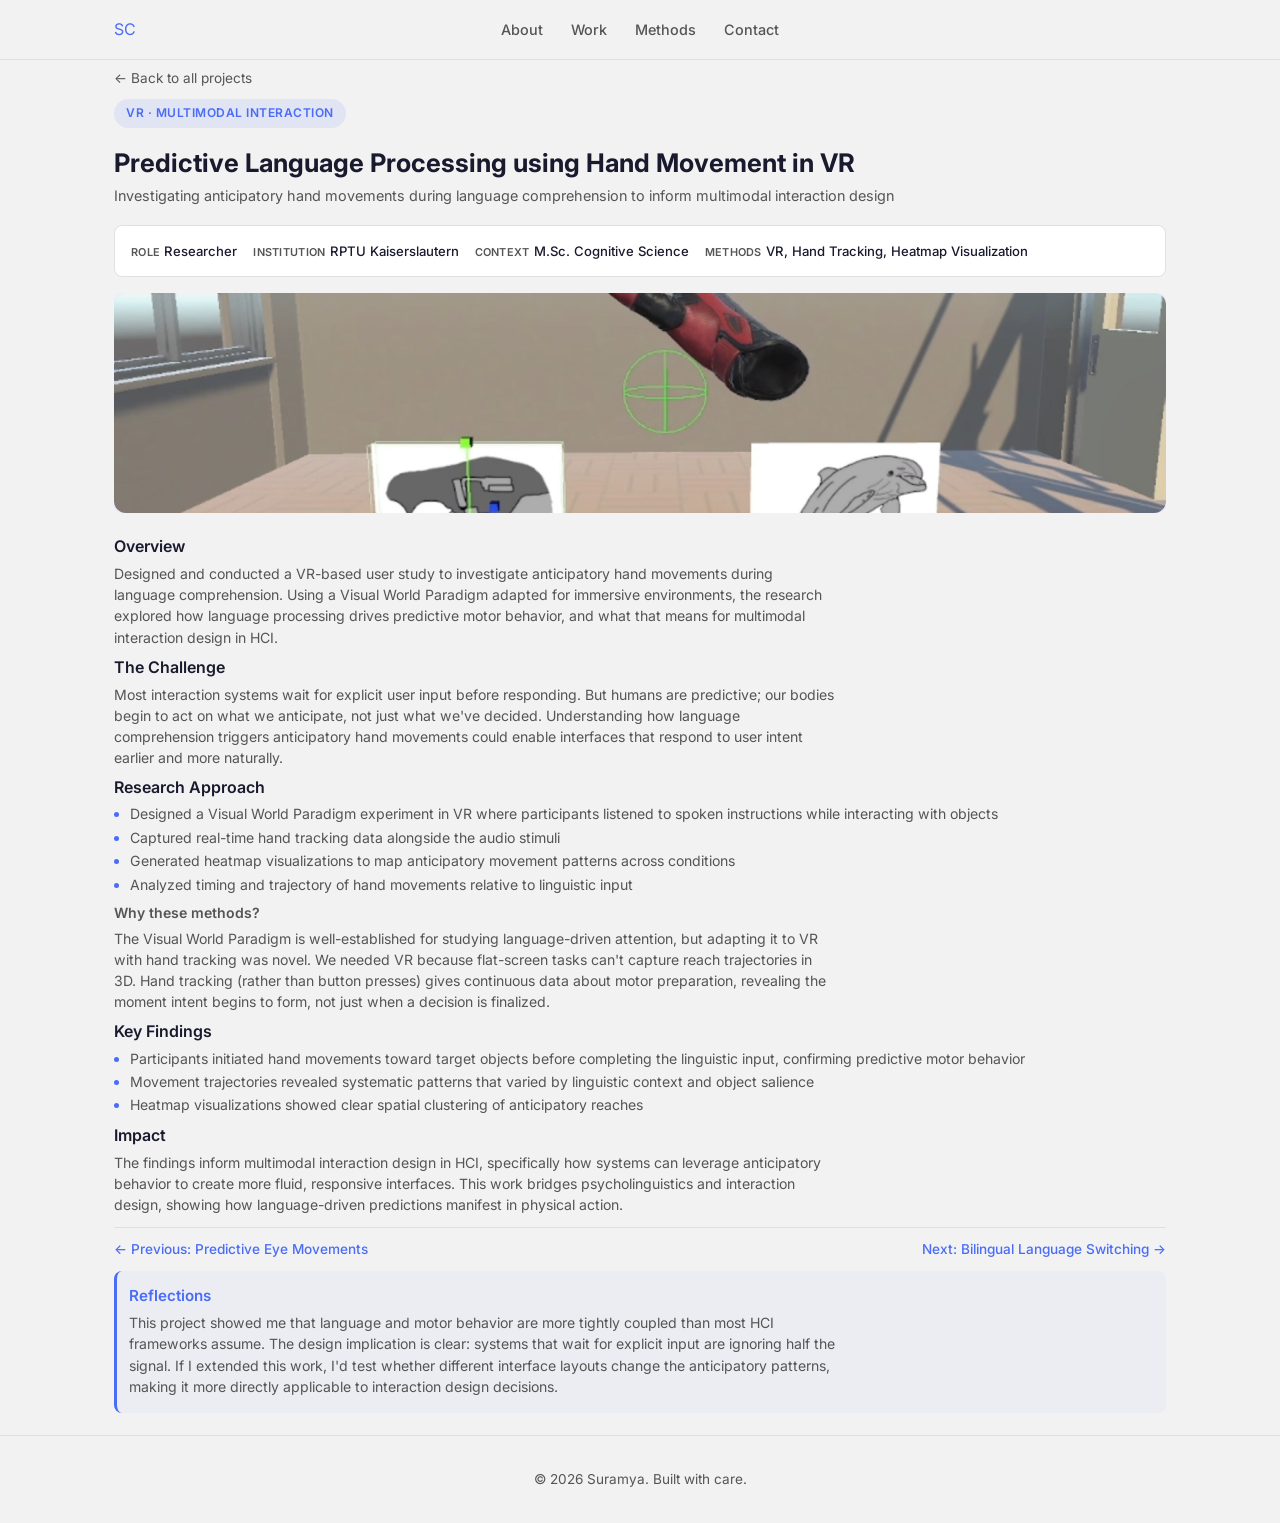
<file: case-studies/hand-movement-vwp.html>
<!DOCTYPE html>
<html lang="en">
<head>
  <meta charset="UTF-8">
  <meta name="viewport" content="width=device-width, initial-scale=1.0">
  <title>Predictive Language Processing using Hand Movement | Suramya Chandra</title>
  <link rel="icon" type="image/svg+xml" href="../assets/favicon.svg"><link rel="stylesheet" href="../css/styles.css">
  <link rel="stylesheet" href="../css/case-study.css">
  <link rel="preconnect" href="https://fonts.googleapis.com">
  <link rel="preconnect" href="https://fonts.gstatic.com" crossorigin>
  <link href="https://fonts.googleapis.com/css2?family=Inter:wght@300;400;500;600;700&display=swap" rel="stylesheet">
</head>
<body>
  <nav class="nav" aria-label="Main navigation">
    <div class="nav-container">
      <a href="../index.html" class="nav-logo">SC</a>
      <ul class="nav-links">
        <li><a href="../index.html#about">About</a></li>
        <li><a href="../index.html#work">Work</a></li>
        <li><a href="../index.html#methods">Methods</a></li>
        <li><a href="../index.html#contact">Contact</a></li>
      </ul>
    </div>
  </nav>

  <article class="case-study">
    <div class="container">
      <a href="../index.html#work" class="back-link">← Back to all projects</a>

      <header class="case-study-header">
        <span class="case-card-tag">VR · Multimodal Interaction</span>
        <h1>Predictive Language Processing using Hand Movement in VR</h1>
        <p class="case-study-subtitle">Investigating anticipatory hand movements during language comprehension to inform multimodal interaction design</p>
      </header>

      <div class="case-study-meta">
        <div class="meta-item">
          <span class="meta-label">Role</span>
          <span class="meta-value">Researcher</span>
        </div>
        <div class="meta-item">
          <span class="meta-label">Institution</span>
          <span class="meta-value">RPTU Kaiserslautern</span>
        </div>
        <div class="meta-item">
          <span class="meta-label">Context</span>
          <span class="meta-value">M.Sc. Cognitive Science</span>
        </div>
        <div class="meta-item">
          <span class="meta-label">Methods</span>
          <span class="meta-value">VR, Hand Tracking, Heatmap Visualization</span>
        </div>
      </div>

      <div class="case-study-image-placeholder">
        <img src="../assets/handmovement_case.png" alt="Predictive Language Processing via Hand Movement" style="width:100%; height:100%; object-fit:cover; border-radius:12px;">
      </div>

      <section class="case-study-section">
        <h2>Overview</h2>
        <p>Designed and conducted a VR-based user study to investigate anticipatory hand movements during language comprehension. Using a Visual World Paradigm adapted for immersive environments, the research explored how language processing drives predictive motor behavior, and what that means for multimodal interaction design in HCI.</p>
      </section>

      <section class="case-study-section">
        <h2>The Challenge</h2>
        <p>Most interaction systems wait for explicit user input before responding. But humans are predictive; our bodies begin to act on what we anticipate, not just what we've decided. Understanding how language comprehension triggers anticipatory hand movements could enable interfaces that respond to user intent earlier and more naturally.</p>
      </section>

      <section class="case-study-section">
        <h2>Research Approach</h2>
        <ul>
          <li>Designed a Visual World Paradigm experiment in VR where participants listened to spoken instructions while interacting with objects</li>
          <li>Captured real-time hand tracking data alongside the audio stimuli</li>
          <li>Generated heatmap visualizations to map anticipatory movement patterns across conditions</li>
          <li>Analyzed timing and trajectory of hand movements relative to linguistic input</li>
        </ul>
        <h3>Why these methods?</h3>
        <p>The Visual World Paradigm is well-established for studying language-driven attention, but adapting it to VR with hand tracking was novel. We needed VR because flat-screen tasks can't capture reach trajectories in 3D. Hand tracking (rather than button presses) gives continuous data about motor preparation, revealing the moment intent begins to form, not just when a decision is finalized.</p>
      </section>

      <section class="case-study-section">
        <h2>Key Findings</h2>
        <ul>
          <li>Participants initiated hand movements toward target objects before completing the linguistic input, confirming predictive motor behavior</li>
          <li>Movement trajectories revealed systematic patterns that varied by linguistic context and object salience</li>
          <li>Heatmap visualizations showed clear spatial clustering of anticipatory reaches</li>
        </ul>
      </section>

      <section class="case-study-section">
        <h2>Impact</h2>
        <p>The findings inform multimodal interaction design in HCI, specifically how systems can leverage anticipatory behavior to create more fluid, responsive interfaces. This work bridges psycholinguistics and interaction design, showing how language-driven predictions manifest in physical action.</p>
      </section>

      <nav class="case-study-nav">
        <a href="predictive-eye-movements.html" class="prev-study">← Previous: Predictive Eye Movements</a>
        <a href="bilingual-language-switching.html" class="next-study">Next: Bilingual Language Switching →</a>
      </nav>

      <section class="case-study-section reflections">
        <h2>Reflections</h2>
        <p>This project showed me that language and motor behavior are more tightly coupled than most HCI frameworks assume. The design implication is clear: systems that wait for explicit input are ignoring half the signal. If I extended this work, I'd test whether different interface layouts change the anticipatory patterns, making it more directly applicable to interaction design decisions.</p>
      </section>
    </div>
  </article>

  <footer class="footer">
    <div class="container">
      <p>&copy; 2026 Suramya. Built with care.</p>
    </div>
  </footer>
</body>
</html>
</file>
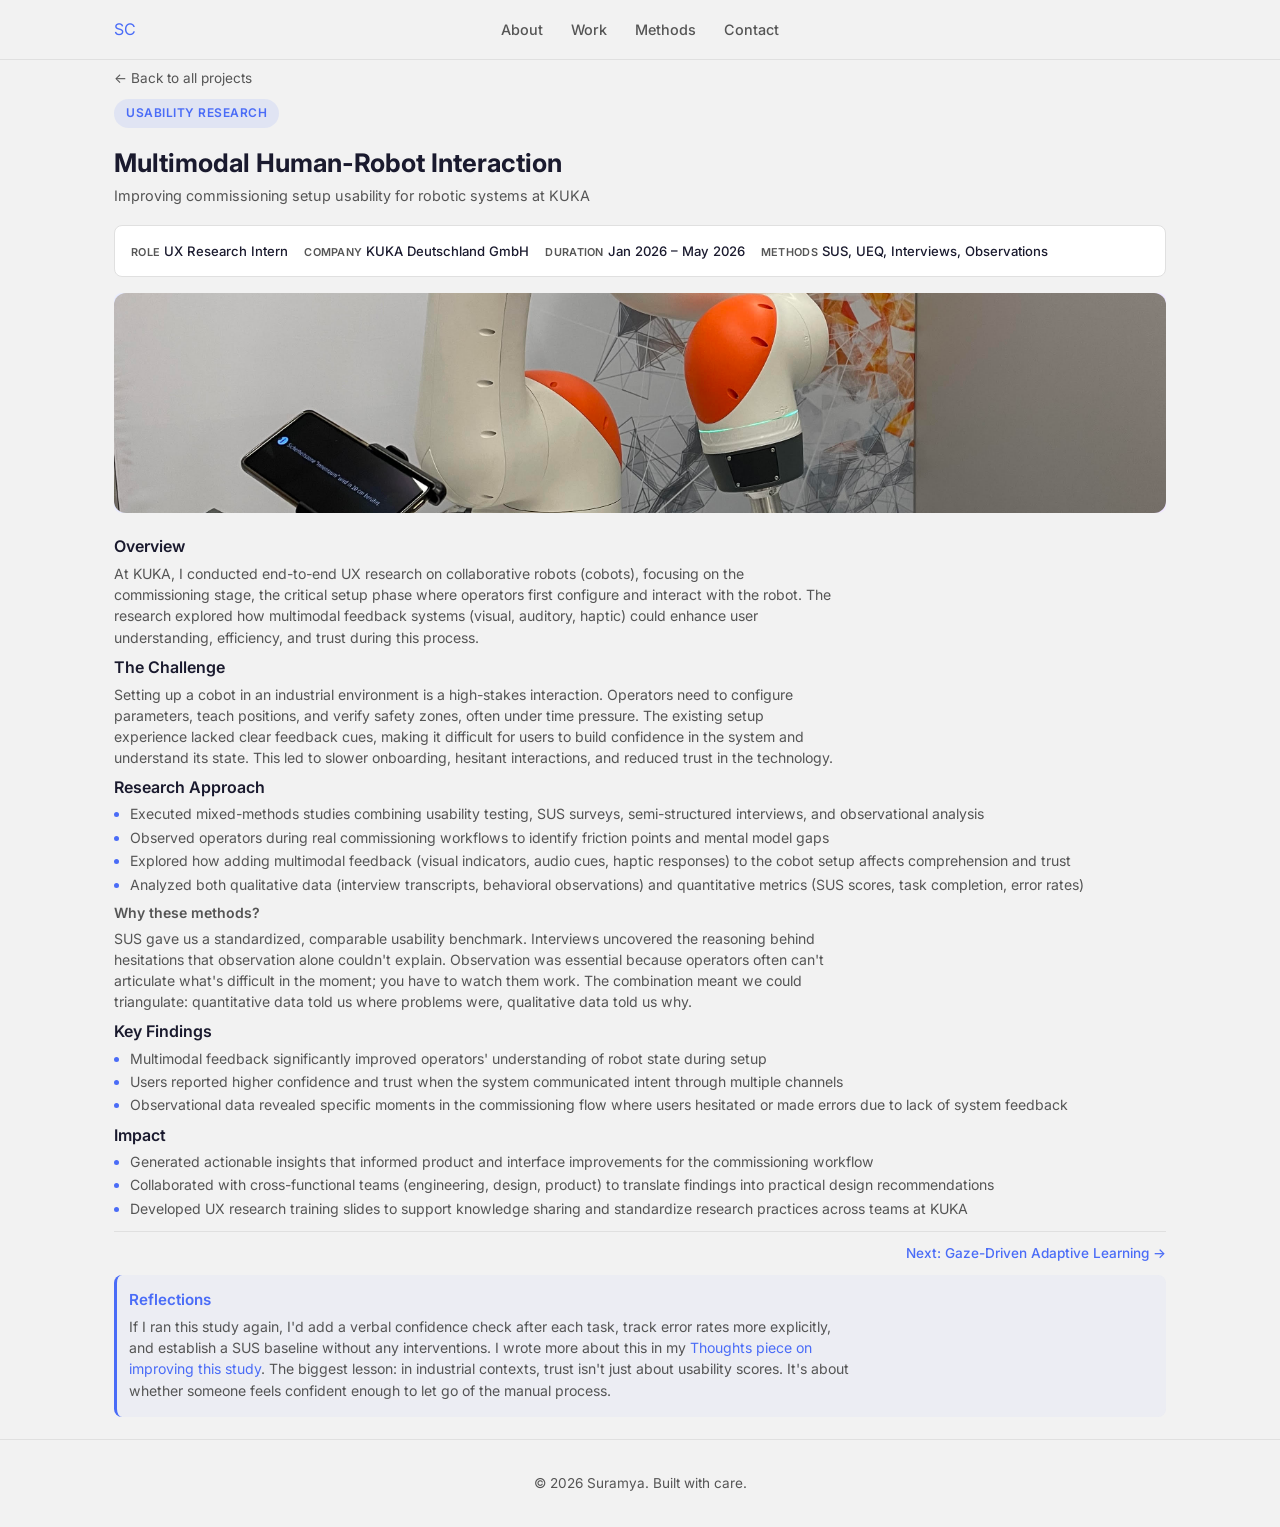
<file: case-studies/human-robot-interaction.html>
<!DOCTYPE html>
<html lang="en">
<head>
  <meta charset="UTF-8">
  <meta name="viewport" content="width=device-width, initial-scale=1.0">
  <title>Multimodal Human-Robot Interaction | Suramya Chandra</title>
  <link rel="icon" type="image/svg+xml" href="../assets/favicon.svg"><link rel="stylesheet" href="../css/styles.css">
  <link rel="stylesheet" href="../css/case-study.css">
  <link rel="preconnect" href="https://fonts.googleapis.com">
  <link rel="preconnect" href="https://fonts.gstatic.com" crossorigin>
  <link href="https://fonts.googleapis.com/css2?family=Inter:wght@300;400;500;600;700&display=swap" rel="stylesheet">
</head>
<body>
  <nav class="nav" aria-label="Main navigation">
    <div class="nav-container">
      <a href="../index.html" class="nav-logo">SC</a>
      <ul class="nav-links">
        <li><a href="../index.html#about">About</a></li>
        <li><a href="../index.html#work">Work</a></li>
        <li><a href="../index.html#methods">Methods</a></li>
        <li><a href="../index.html#contact">Contact</a></li>
      </ul>
    </div>
  </nav>

  <article class="case-study">
    <div class="container">
      <a href="../index.html#work" class="back-link">← Back to all projects</a>

      <header class="case-study-header">
        <span class="case-card-tag">Usability Research</span>
        <h1>Multimodal Human-Robot Interaction</h1>
        <p class="case-study-subtitle">Improving commissioning setup usability for robotic systems at KUKA</p>
      </header>

      <div class="case-study-meta">
        <div class="meta-item">
          <span class="meta-label">Role</span>
          <span class="meta-value">UX Research Intern</span>
        </div>
        <div class="meta-item">
          <span class="meta-label">Company</span>
          <span class="meta-value">KUKA Deutschland GmbH</span>
        </div>
        <div class="meta-item">
          <span class="meta-label">Duration</span>
          <span class="meta-value">Jan 2026 – May 2026</span>
        </div>
        <div class="meta-item">
          <span class="meta-label">Methods</span>
          <span class="meta-value">SUS, UEQ, Interviews, Observations</span>
        </div>
      </div>

      <div class="case-study-image-placeholder">
        <img src="../assets/kuka_case.jpg" alt="Multimodal Human-Robot Interaction" style="width:100%; height:100%; object-fit:cover; border-radius:12px;">
      </div>

      <section class="case-study-section">
        <h2>Overview</h2>
        <p>At KUKA, I conducted end-to-end UX research on collaborative robots (cobots), focusing on the commissioning stage, the critical setup phase where operators first configure and interact with the robot. The research explored how multimodal feedback systems (visual, auditory, haptic) could enhance user understanding, efficiency, and trust during this process.</p>
      </section>

      <section class="case-study-section">
        <h2>The Challenge</h2>
        <p>Setting up a cobot in an industrial environment is a high-stakes interaction. Operators need to configure parameters, teach positions, and verify safety zones, often under time pressure. The existing setup experience lacked clear feedback cues, making it difficult for users to build confidence in the system and understand its state. This led to slower onboarding, hesitant interactions, and reduced trust in the technology.</p>
      </section>

      <section class="case-study-section">
        <h2>Research Approach</h2>
        <ul>
          <li>Executed mixed-methods studies combining usability testing, SUS surveys, semi-structured interviews, and observational analysis</li>
          <li>Observed operators during real commissioning workflows to identify friction points and mental model gaps</li>
          <li>Explored how adding multimodal feedback (visual indicators, audio cues, haptic responses) to the cobot setup affects comprehension and trust</li>
          <li>Analyzed both qualitative data (interview transcripts, behavioral observations) and quantitative metrics (SUS scores, task completion, error rates)</li>
        </ul>
        <h3>Why these methods?</h3>
        <p>SUS gave us a standardized, comparable usability benchmark. Interviews uncovered the reasoning behind hesitations that observation alone couldn't explain. Observation was essential because operators often can't articulate what's difficult in the moment; you have to watch them work. The combination meant we could triangulate: quantitative data told us where problems were, qualitative data told us why.</p>
      </section>

      <section class="case-study-section">
        <h2>Key Findings</h2>
        <ul>
          <li>Multimodal feedback significantly improved operators' understanding of robot state during setup</li>
          <li>Users reported higher confidence and trust when the system communicated intent through multiple channels</li>
          <li>Observational data revealed specific moments in the commissioning flow where users hesitated or made errors due to lack of system feedback</li>
        </ul>
      </section>

      <section class="case-study-section">
        <h2>Impact</h2>
        <ul>
          <li>Generated actionable insights that informed product and interface improvements for the commissioning workflow</li>
          <li>Collaborated with cross-functional teams (engineering, design, product) to translate findings into practical design recommendations</li>
          <li>Developed UX research training slides to support knowledge sharing and standardize research practices across teams at KUKA</li>
        </ul>
      </section>

      <nav class="case-study-nav">
        <a href="adaptive-learning.html" class="next-study">Next: Gaze-Driven Adaptive Learning →</a>
      </nav>

      <section class="case-study-section reflections">
        <h2>Reflections</h2>
        <p>If I ran this study again, I'd add a verbal confidence check after each task, track error rates more explicitly, and establish a SUS baseline without any interventions. I wrote more about this in my <a href="../thoughts/improving-multimodal-study.html">Thoughts piece on improving this study</a>. The biggest lesson: in industrial contexts, trust isn't just about usability scores. It's about whether someone feels confident enough to let go of the manual process.</p>
      </section>
    </div>
  </article>

  <footer class="footer">
    <div class="container">
      <p>&copy; 2026 Suramya. Built with care.</p>
    </div>
  </footer>
</body>
</html>
</file>
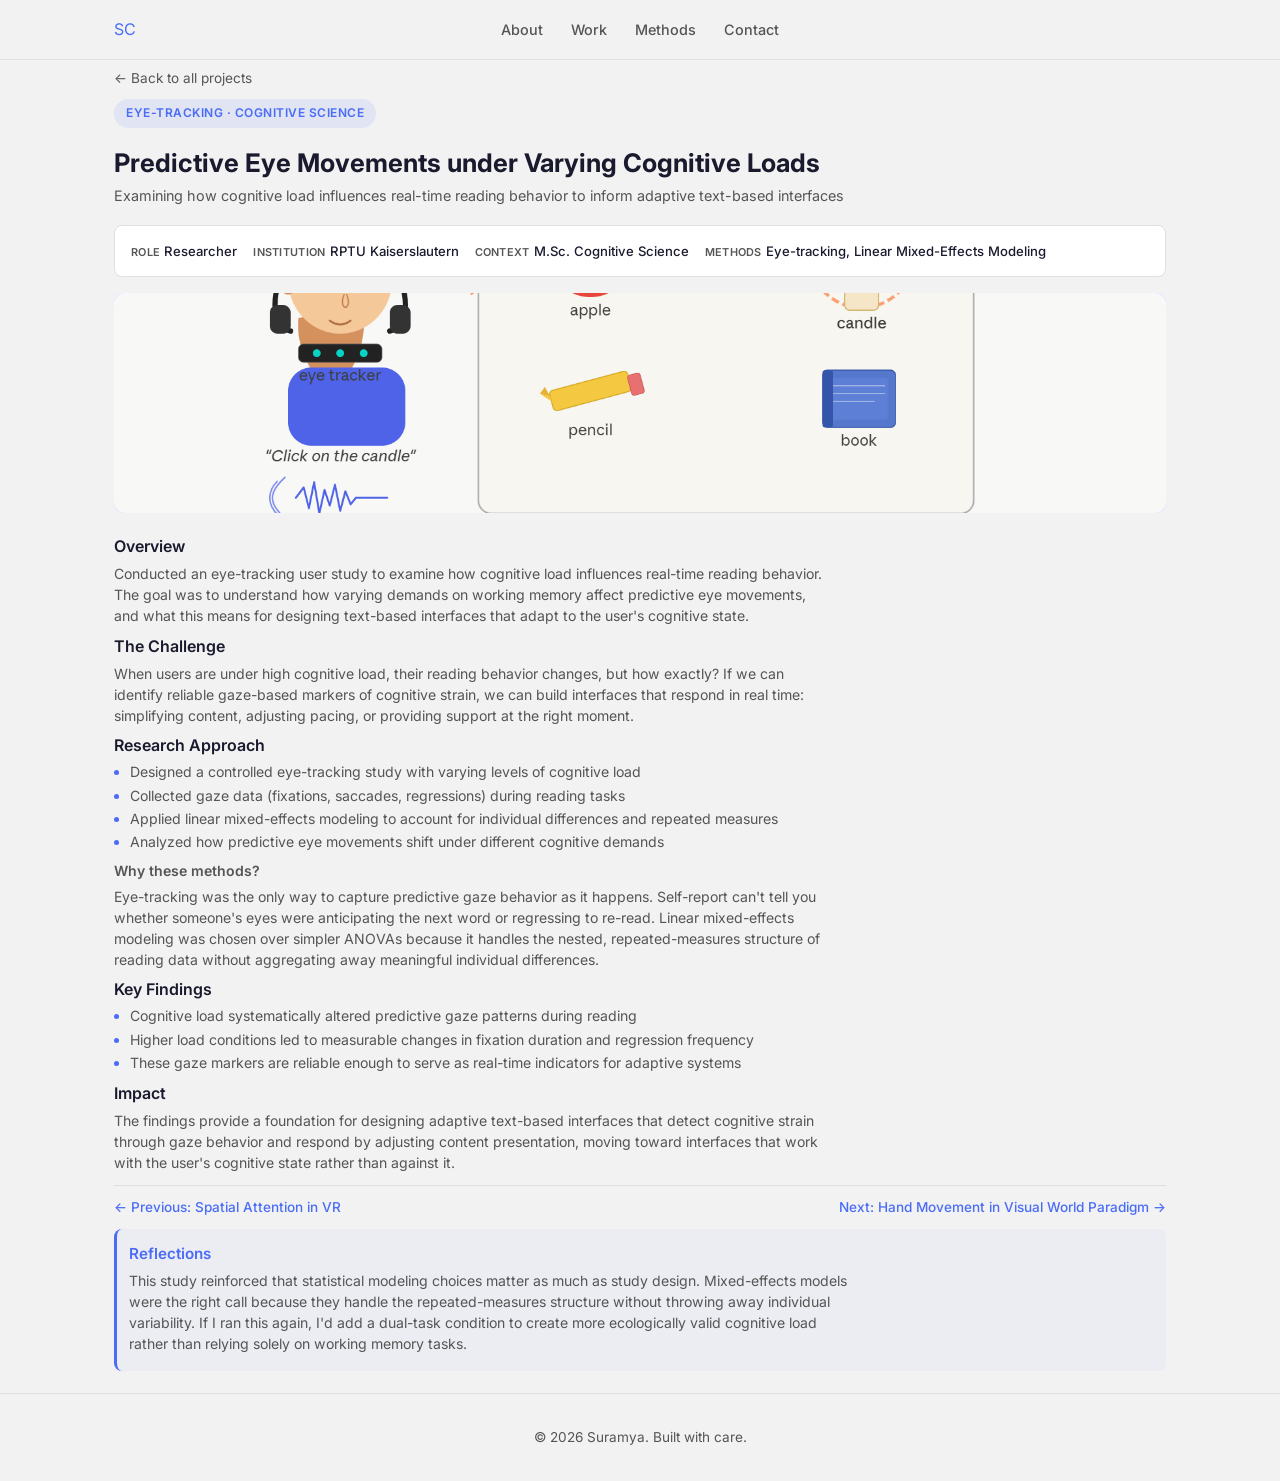
<file: case-studies/predictive-eye-movements.html>
<!DOCTYPE html>
<html lang="en">
<head>
  <meta charset="UTF-8">
  <meta name="viewport" content="width=device-width, initial-scale=1.0">
  <title>Predictive Eye Movements under Cognitive Load | Suramya Chandra</title>
  <link rel="icon" type="image/svg+xml" href="../assets/favicon.svg"><link rel="stylesheet" href="../css/styles.css">
  <link rel="stylesheet" href="../css/case-study.css">
  <link rel="preconnect" href="https://fonts.googleapis.com">
  <link rel="preconnect" href="https://fonts.gstatic.com" crossorigin>
  <link href="https://fonts.googleapis.com/css2?family=Inter:wght@300;400;500;600;700&display=swap" rel="stylesheet">
</head>
<body>
  <nav class="nav" aria-label="Main navigation">
    <div class="nav-container">
      <a href="../index.html" class="nav-logo">SC</a>
      <ul class="nav-links">
        <li><a href="../index.html#about">About</a></li>
        <li><a href="../index.html#work">Work</a></li>
        <li><a href="../index.html#methods">Methods</a></li>
        <li><a href="../index.html#contact">Contact</a></li>
      </ul>
    </div>
  </nav>

  <article class="case-study">
    <div class="container">
      <a href="../index.html#work" class="back-link">← Back to all projects</a>

      <header class="case-study-header">
        <span class="case-card-tag">Eye-Tracking · Cognitive Science</span>
        <h1>Predictive Eye Movements under Varying Cognitive Loads</h1>
        <p class="case-study-subtitle">Examining how cognitive load influences real-time reading behavior to inform adaptive text-based interfaces</p>
      </header>

      <div class="case-study-meta">
        <div class="meta-item">
          <span class="meta-label">Role</span>
          <span class="meta-value">Researcher</span>
        </div>
        <div class="meta-item">
          <span class="meta-label">Institution</span>
          <span class="meta-value">RPTU Kaiserslautern</span>
        </div>
        <div class="meta-item">
          <span class="meta-label">Context</span>
          <span class="meta-value">M.Sc. Cognitive Science</span>
        </div>
        <div class="meta-item">
          <span class="meta-label">Methods</span>
          <span class="meta-value">Eye-tracking, Linear Mixed-Effects Modeling</span>
        </div>
      </div>

      <div class="case-study-image-placeholder">
        <img src="../assets/VWP_case.png" alt="Predictive Eye Movements under Cognitive Load" style="width:100%; height:100%; object-fit:cover; border-radius:12px;">
      </div>

      <section class="case-study-section">
        <h2>Overview</h2>
        <p>Conducted an eye-tracking user study to examine how cognitive load influences real-time reading behavior. The goal was to understand how varying demands on working memory affect predictive eye movements, and what this means for designing text-based interfaces that adapt to the user's cognitive state.</p>
      </section>

      <section class="case-study-section">
        <h2>The Challenge</h2>
        <p>When users are under high cognitive load, their reading behavior changes, but how exactly? If we can identify reliable gaze-based markers of cognitive strain, we can build interfaces that respond in real time: simplifying content, adjusting pacing, or providing support at the right moment.</p>
      </section>

      <section class="case-study-section">
        <h2>Research Approach</h2>
        <ul>
          <li>Designed a controlled eye-tracking study with varying levels of cognitive load</li>
          <li>Collected gaze data (fixations, saccades, regressions) during reading tasks</li>
          <li>Applied linear mixed-effects modeling to account for individual differences and repeated measures</li>
          <li>Analyzed how predictive eye movements shift under different cognitive demands</li>
        </ul>
        <h3>Why these methods?</h3>
        <p>Eye-tracking was the only way to capture predictive gaze behavior as it happens. Self-report can't tell you whether someone's eyes were anticipating the next word or regressing to re-read. Linear mixed-effects modeling was chosen over simpler ANOVAs because it handles the nested, repeated-measures structure of reading data without aggregating away meaningful individual differences.</p>
      </section>

      <section class="case-study-section">
        <h2>Key Findings</h2>
        <ul>
          <li>Cognitive load systematically altered predictive gaze patterns during reading</li>
          <li>Higher load conditions led to measurable changes in fixation duration and regression frequency</li>
          <li>These gaze markers are reliable enough to serve as real-time indicators for adaptive systems</li>
        </ul>
      </section>

      <section class="case-study-section">
        <h2>Impact</h2>
        <p>The findings provide a foundation for designing adaptive text-based interfaces that detect cognitive strain through gaze behavior and respond by adjusting content presentation, moving toward interfaces that work with the user's cognitive state rather than against it.</p>
      </section>

      <nav class="case-study-nav">
        <a href="spatial-attention-vr.html" class="prev-study">← Previous: Spatial Attention in VR</a>
        <a href="hand-movement-vwp.html" class="next-study">Next: Hand Movement in Visual World Paradigm →</a>
      </nav>

      <section class="case-study-section reflections">
        <h2>Reflections</h2>
        <p>This study reinforced that statistical modeling choices matter as much as study design. Mixed-effects models were the right call because they handle the repeated-measures structure without throwing away individual variability. If I ran this again, I'd add a dual-task condition to create more ecologically valid cognitive load rather than relying solely on working memory tasks.</p>
      </section>
    </div>
  </article>

  <footer class="footer">
    <div class="container">
      <p>&copy; 2026 Suramya. Built with care.</p>
    </div>
  </footer>
</body>
</html>
</file>
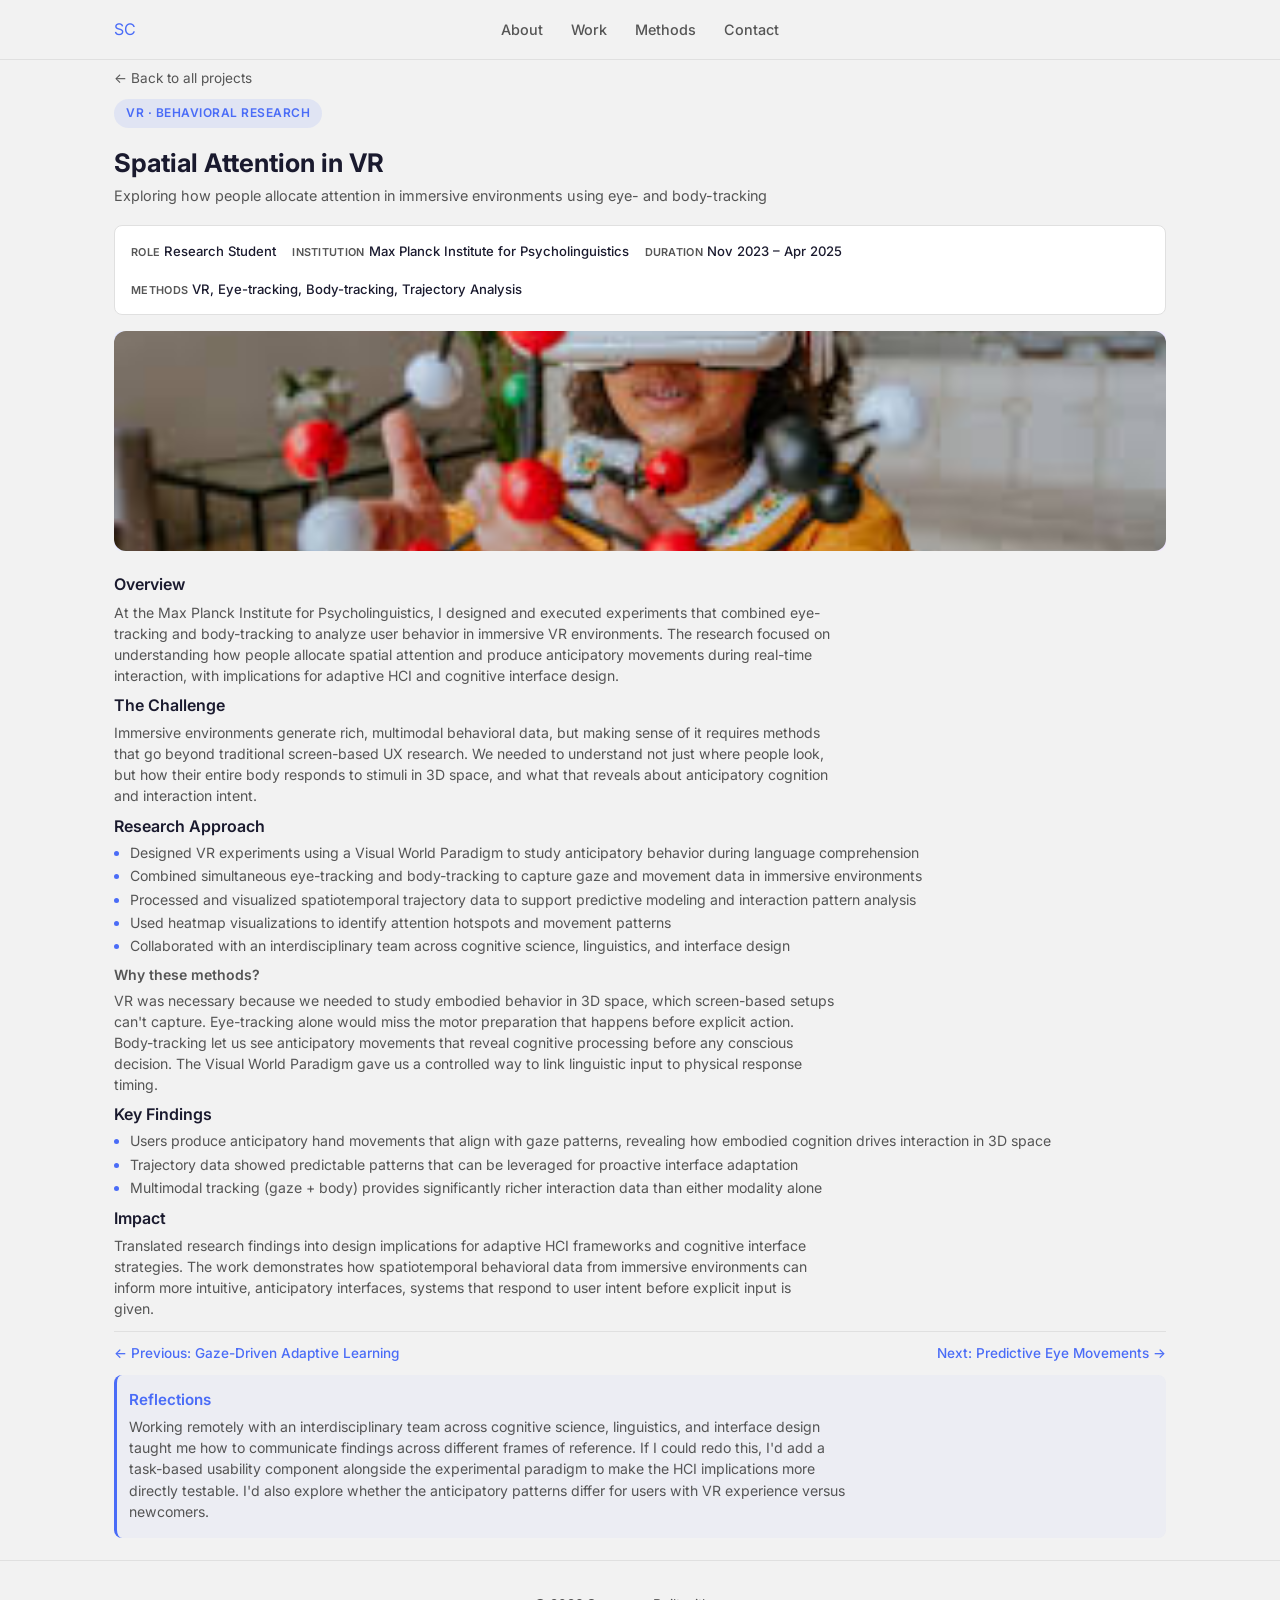
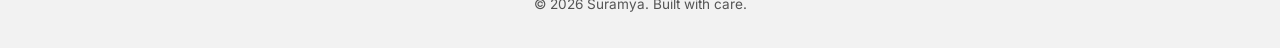
<file: case-studies/spatial-attention-vr.html>
<!DOCTYPE html>
<html lang="en">
<head>
  <meta charset="UTF-8">
  <meta name="viewport" content="width=device-width, initial-scale=1.0">
  <title>Spatial Attention in VR | Suramya Chandra</title>
  <link rel="icon" type="image/svg+xml" href="../assets/favicon.svg"><link rel="stylesheet" href="../css/styles.css">
  <link rel="stylesheet" href="../css/case-study.css">
  <link rel="preconnect" href="https://fonts.googleapis.com">
  <link rel="preconnect" href="https://fonts.gstatic.com" crossorigin>
  <link href="https://fonts.googleapis.com/css2?family=Inter:wght@300;400;500;600;700&display=swap" rel="stylesheet">
</head>
<body>
  <nav class="nav" aria-label="Main navigation">
    <div class="nav-container">
      <a href="../index.html" class="nav-logo">SC</a>
      <ul class="nav-links">
        <li><a href="../index.html#about">About</a></li>
        <li><a href="../index.html#work">Work</a></li>
        <li><a href="../index.html#methods">Methods</a></li>
        <li><a href="../index.html#contact">Contact</a></li>
      </ul>
    </div>
  </nav>

  <article class="case-study">
    <div class="container">
      <a href="../index.html#work" class="back-link">← Back to all projects</a>

      <header class="case-study-header">
        <span class="case-card-tag">VR · Behavioral Research</span>
        <h1>Spatial Attention in VR</h1>
        <p class="case-study-subtitle">Exploring how people allocate attention in immersive environments using eye- and body-tracking</p>
      </header>

      <div class="case-study-meta">
        <div class="meta-item">
          <span class="meta-label">Role</span>
          <span class="meta-value">Research Student</span>
        </div>
        <div class="meta-item">
          <span class="meta-label">Institution</span>
          <span class="meta-value">Max Planck Institute for Psycholinguistics</span>
        </div>
        <div class="meta-item">
          <span class="meta-label">Duration</span>
          <span class="meta-value">Nov 2023 – Apr 2025</span>
        </div>
        <div class="meta-item">
          <span class="meta-label">Methods</span>
          <span class="meta-value">VR, Eye-tracking, Body-tracking, Trajectory Analysis</span>
        </div>
      </div>

      <div class="case-study-image-placeholder">
        <img src="../assets/VR_case.jpeg" alt="Spatial Attention in VR" style="width:100%; height:100%; object-fit:cover; border-radius:12px;">
      </div>

      <section class="case-study-section">
        <h2>Overview</h2>
        <p>At the Max Planck Institute for Psycholinguistics, I designed and executed experiments that combined eye-tracking and body-tracking to analyze user behavior in immersive VR environments. The research focused on understanding how people allocate spatial attention and produce anticipatory movements during real-time interaction, with implications for adaptive HCI and cognitive interface design.</p>
      </section>

      <section class="case-study-section">
        <h2>The Challenge</h2>
        <p>Immersive environments generate rich, multimodal behavioral data, but making sense of it requires methods that go beyond traditional screen-based UX research. We needed to understand not just where people look, but how their entire body responds to stimuli in 3D space, and what that reveals about anticipatory cognition and interaction intent.</p>
      </section>

      <section class="case-study-section">
        <h2>Research Approach</h2>
        <ul>
          <li>Designed VR experiments using a Visual World Paradigm to study anticipatory behavior during language comprehension</li>
          <li>Combined simultaneous eye-tracking and body-tracking to capture gaze and movement data in immersive environments</li>
          <li>Processed and visualized spatiotemporal trajectory data to support predictive modeling and interaction pattern analysis</li>
          <li>Used heatmap visualizations to identify attention hotspots and movement patterns</li>
          <li>Collaborated with an interdisciplinary team across cognitive science, linguistics, and interface design</li>
        </ul>
        <h3>Why these methods?</h3>
        <p>VR was necessary because we needed to study embodied behavior in 3D space, which screen-based setups can't capture. Eye-tracking alone would miss the motor preparation that happens before explicit action. Body-tracking let us see anticipatory movements that reveal cognitive processing before any conscious decision. The Visual World Paradigm gave us a controlled way to link linguistic input to physical response timing.</p>
      </section>

      <section class="case-study-section">
        <h2>Key Findings</h2>
        <ul>
          <li>Users produce anticipatory hand movements that align with gaze patterns, revealing how embodied cognition drives interaction in 3D space</li>
          <li>Trajectory data showed predictable patterns that can be leveraged for proactive interface adaptation</li>
          <li>Multimodal tracking (gaze + body) provides significantly richer interaction data than either modality alone</li>
        </ul>
      </section>

      <section class="case-study-section">
        <h2>Impact</h2>
        <p>Translated research findings into design implications for adaptive HCI frameworks and cognitive interface strategies. The work demonstrates how spatiotemporal behavioral data from immersive environments can inform more intuitive, anticipatory interfaces, systems that respond to user intent before explicit input is given.</p>
      </section>

      <nav class="case-study-nav">
        <a href="adaptive-learning.html" class="prev-study">← Previous: Gaze-Driven Adaptive Learning</a>
        <a href="predictive-eye-movements.html" class="next-study">Next: Predictive Eye Movements →</a>
      </nav>

      <section class="case-study-section reflections">
        <h2>Reflections</h2>
        <p>Working remotely with an interdisciplinary team across cognitive science, linguistics, and interface design taught me how to communicate findings across different frames of reference. If I could redo this, I'd add a task-based usability component alongside the experimental paradigm to make the HCI implications more directly testable. I'd also explore whether the anticipatory patterns differ for users with VR experience versus newcomers.</p>
      </section>
    </div>
  </article>

  <footer class="footer">
    <div class="container">
      <p>&copy; 2026 Suramya. Built with care.</p>
    </div>
  </footer>
</body>
</html>
</file>
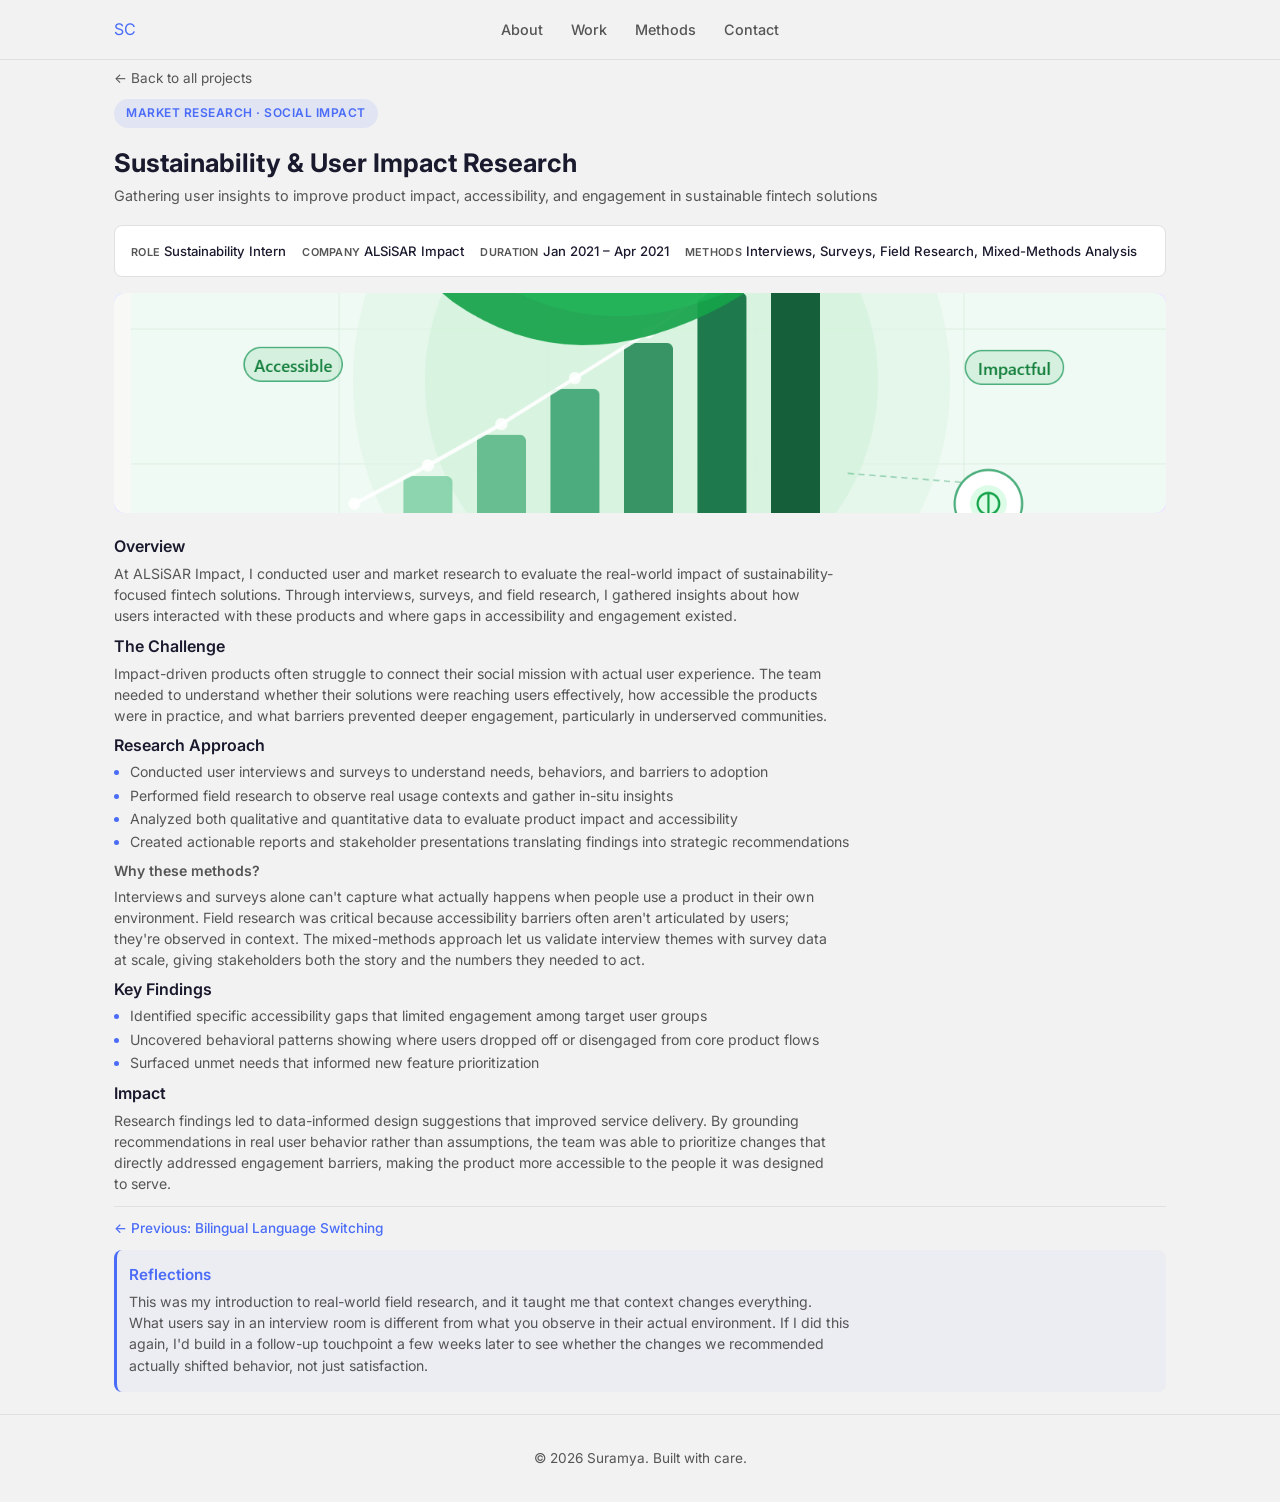
<file: case-studies/sustainability-research.html>
<!DOCTYPE html>
<html lang="en">
<head>
  <meta charset="UTF-8">
  <meta name="viewport" content="width=device-width, initial-scale=1.0">
  <title>Sustainability & User Impact Research | Suramya Chandra</title>
  <link rel="icon" type="image/svg+xml" href="../assets/favicon.svg"><link rel="stylesheet" href="../css/styles.css">
  <link rel="stylesheet" href="../css/case-study.css">
  <link rel="preconnect" href="https://fonts.googleapis.com">
  <link rel="preconnect" href="https://fonts.gstatic.com" crossorigin>
  <link href="https://fonts.googleapis.com/css2?family=Inter:wght@300;400;500;600;700&display=swap" rel="stylesheet">
</head>
<body>
  <nav class="nav" aria-label="Main navigation">
    <div class="nav-container">
      <a href="../index.html" class="nav-logo">SC</a>
      <ul class="nav-links">
        <li><a href="../index.html#about">About</a></li>
        <li><a href="../index.html#work">Work</a></li>
        <li><a href="../index.html#methods">Methods</a></li>
        <li><a href="../index.html#contact">Contact</a></li>
      </ul>
    </div>
  </nav>

  <article class="case-study">
    <div class="container">
      <a href="../index.html#work" class="back-link">← Back to all projects</a>

      <header class="case-study-header">
        <span class="case-card-tag">Market Research · Social Impact</span>
        <h1>Sustainability & User Impact Research</h1>
        <p class="case-study-subtitle">Gathering user insights to improve product impact, accessibility, and engagement in sustainable fintech solutions</p>
      </header>

      <div class="case-study-meta">
        <div class="meta-item">
          <span class="meta-label">Role</span>
          <span class="meta-value">Sustainability Intern</span>
        </div>
        <div class="meta-item">
          <span class="meta-label">Company</span>
          <span class="meta-value">ALSiSAR Impact</span>
        </div>
        <div class="meta-item">
          <span class="meta-label">Duration</span>
          <span class="meta-value">Jan 2021 – Apr 2021</span>
        </div>
        <div class="meta-item">
          <span class="meta-label">Methods</span>
          <span class="meta-value">Interviews, Surveys, Field Research, Mixed-Methods Analysis</span>
        </div>
      </div>

      <div class="case-study-image-placeholder">
        <img src="../assets/Sustain_case.png" alt="Sustainability & User Impact Research" style="width:100%; height:100%; object-fit:cover; border-radius:12px;">
      </div>

      <section class="case-study-section">
        <h2>Overview</h2>
        <p>At ALSiSAR Impact, I conducted user and market research to evaluate the real-world impact of sustainability-focused fintech solutions. Through interviews, surveys, and field research, I gathered insights about how users interacted with these products and where gaps in accessibility and engagement existed.</p>
      </section>

      <section class="case-study-section">
        <h2>The Challenge</h2>
        <p>Impact-driven products often struggle to connect their social mission with actual user experience. The team needed to understand whether their solutions were reaching users effectively, how accessible the products were in practice, and what barriers prevented deeper engagement, particularly in underserved communities.</p>
      </section>

      <section class="case-study-section">
        <h2>Research Approach</h2>
        <ul>
          <li>Conducted user interviews and surveys to understand needs, behaviors, and barriers to adoption</li>
          <li>Performed field research to observe real usage contexts and gather in-situ insights</li>
          <li>Analyzed both qualitative and quantitative data to evaluate product impact and accessibility</li>
          <li>Created actionable reports and stakeholder presentations translating findings into strategic recommendations</li>
        </ul>
        <h3>Why these methods?</h3>
        <p>Interviews and surveys alone can't capture what actually happens when people use a product in their own environment. Field research was critical because accessibility barriers often aren't articulated by users; they're observed in context. The mixed-methods approach let us validate interview themes with survey data at scale, giving stakeholders both the story and the numbers they needed to act.</p>
      </section>

      <section class="case-study-section">
        <h2>Key Findings</h2>
        <ul>
          <li>Identified specific accessibility gaps that limited engagement among target user groups</li>
          <li>Uncovered behavioral patterns showing where users dropped off or disengaged from core product flows</li>
          <li>Surfaced unmet needs that informed new feature prioritization</li>
        </ul>
      </section>

      <section class="case-study-section">
        <h2>Impact</h2>
        <p>Research findings led to data-informed design suggestions that improved service delivery. By grounding recommendations in real user behavior rather than assumptions, the team was able to prioritize changes that directly addressed engagement barriers, making the product more accessible to the people it was designed to serve.</p>
      </section>

      <nav class="case-study-nav">
        <a href="bilingual-language-switching.html" class="prev-study">← Previous: Bilingual Language Switching</a>
      </nav>

      <section class="case-study-section reflections">
        <h2>Reflections</h2>
        <p>This was my introduction to real-world field research, and it taught me that context changes everything. What users say in an interview room is different from what you observe in their actual environment. If I did this again, I'd build in a follow-up touchpoint a few weeks later to see whether the changes we recommended actually shifted behavior, not just satisfaction.</p>
      </section>
    </div>
  </article>

  <footer class="footer">
    <div class="container">
      <p>&copy; 2026 Suramya. Built with care.</p>
    </div>
  </footer>
</body>
</html>
</file>
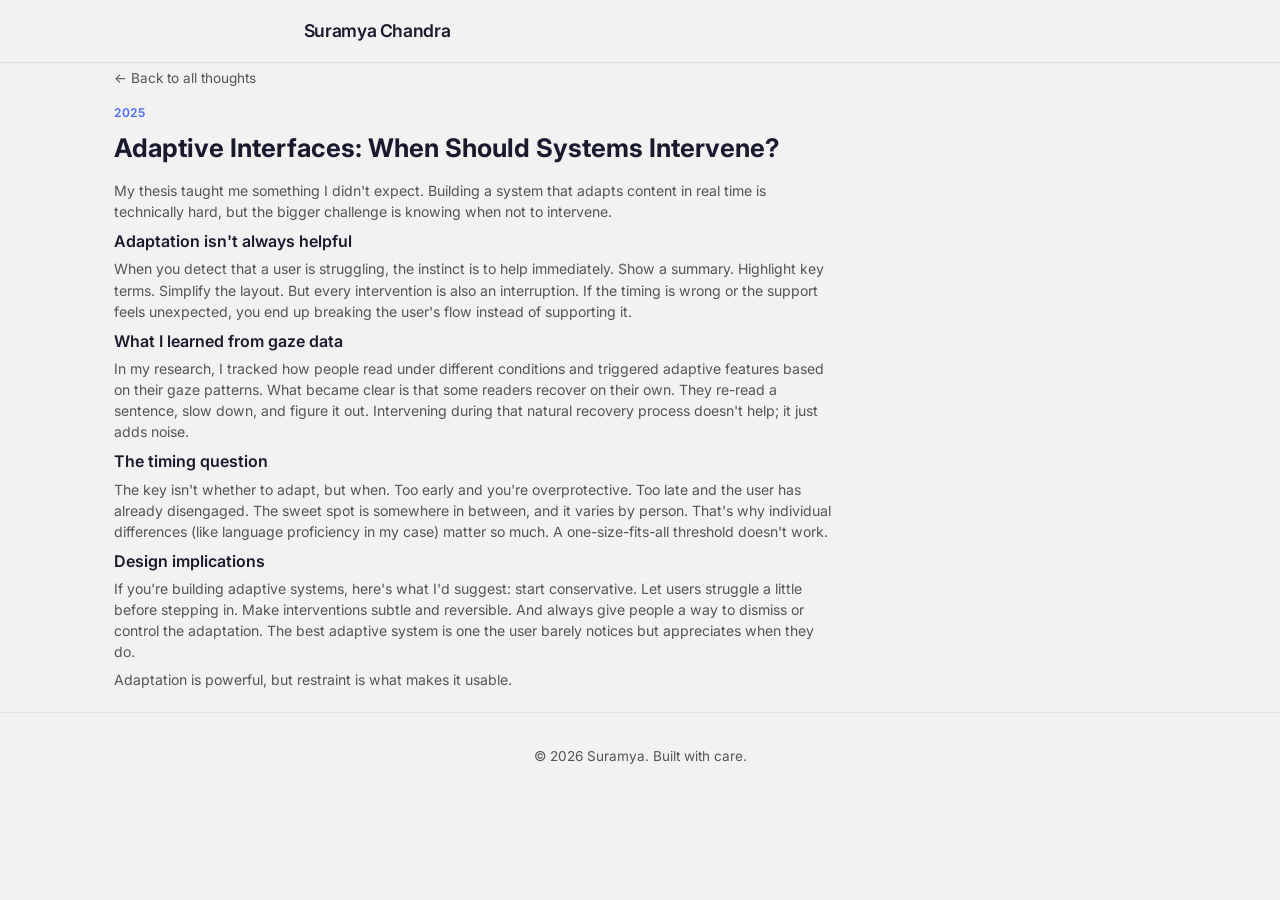
<file: thoughts/adaptive-interfaces-when-to-intervene.html>
<!DOCTYPE html>
<html lang="en">
<head>
  <meta charset="UTF-8">
  <meta name="viewport" content="width=device-width, initial-scale=1.0">
  <title>Adaptive Interfaces: When Should Systems Intervene? | Suramya Chandra</title>
  <link rel="icon" type="image/svg+xml" href="../assets/favicon.svg"><link rel="stylesheet" href="../css/styles.css">
  <link rel="stylesheet" href="../css/case-study.css">
  <link rel="preconnect" href="https://fonts.googleapis.com">
  <link rel="preconnect" href="https://fonts.gstatic.com" crossorigin>
  <link href="https://fonts.googleapis.com/css2?family=Inter:wght@300;400;500;600;700&display=swap" rel="stylesheet">
</head>
<body>
  <nav class="nav" aria-label="Main navigation">
    <div class="nav-container">
      <a href="../index.html" class="nav-name">Suramya Chandra</a>
    </div>
  </nav>

  <article class="case-study">
    <div class="container">
      <a href="../index.html#thoughts" class="back-link">← Back to all thoughts</a>

      <header class="case-study-header">
        <span class="thought-date">2025</span>
        <h1>Adaptive Interfaces: When Should Systems Intervene?</h1>
      </header>

      <section class="case-study-section">
        <p>My thesis taught me something I didn't expect. Building a system that adapts content in real time is technically hard, but the bigger challenge is knowing when not to intervene.</p>
      </section>

      <section class="case-study-section">
        <h2>Adaptation isn't always helpful</h2>
        <p>When you detect that a user is struggling, the instinct is to help immediately. Show a summary. Highlight key terms. Simplify the layout. But every intervention is also an interruption. If the timing is wrong or the support feels unexpected, you end up breaking the user's flow instead of supporting it.</p>
      </section>

      <section class="case-study-section">
        <h2>What I learned from gaze data</h2>
        <p>In my research, I tracked how people read under different conditions and triggered adaptive features based on their gaze patterns. What became clear is that some readers recover on their own. They re-read a sentence, slow down, and figure it out. Intervening during that natural recovery process doesn't help; it just adds noise.</p>
      </section>

      <section class="case-study-section">
        <h2>The timing question</h2>
        <p>The key isn't whether to adapt, but when. Too early and you're overprotective. Too late and the user has already disengaged. The sweet spot is somewhere in between, and it varies by person. That's why individual differences (like language proficiency in my case) matter so much. A one-size-fits-all threshold doesn't work.</p>
      </section>

      <section class="case-study-section">
        <h2>Design implications</h2>
        <p>If you're building adaptive systems, here's what I'd suggest: start conservative. Let users struggle a little before stepping in. Make interventions subtle and reversible. And always give people a way to dismiss or control the adaptation. The best adaptive system is one the user barely notices but appreciates when they do.</p>
      </section>

      <section class="case-study-section">
        <p>Adaptation is powerful, but restraint is what makes it usable.</p>
      </section>
    </div>
  </article>

  <footer class="footer">
    <div class="container">
      <p>&copy; 2026 Suramya. Built with care.</p>
    </div>
  </footer>
</body>
</html>
</file>
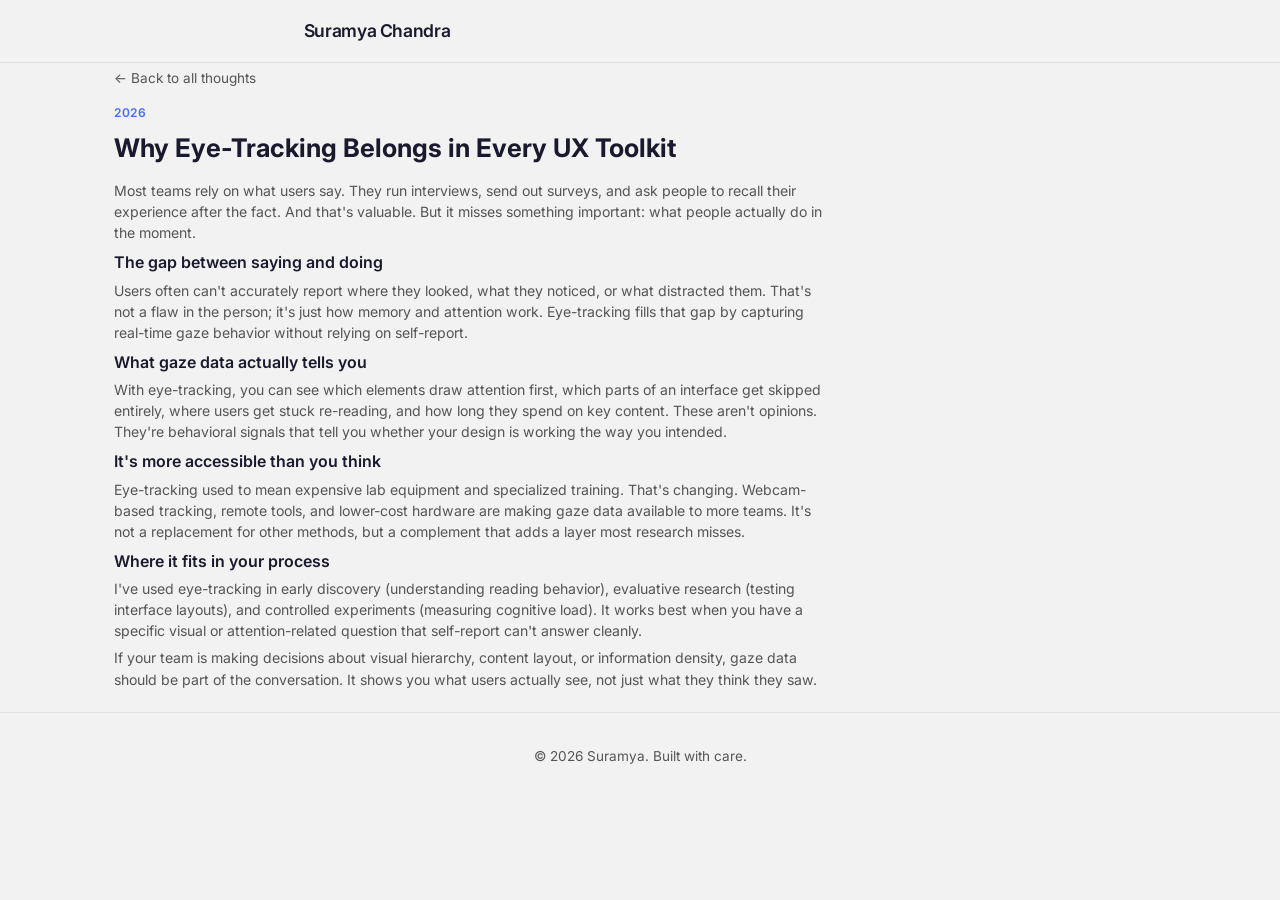
<file: thoughts/eye-tracking-ux-toolkit.html>
<!DOCTYPE html>
<html lang="en">
<head>
  <meta charset="UTF-8">
  <meta name="viewport" content="width=device-width, initial-scale=1.0">
  <title>Why Eye-Tracking Belongs in Every UX Toolkit | Suramya Chandra</title>
  <link rel="icon" type="image/svg+xml" href="../assets/favicon.svg"><link rel="stylesheet" href="../css/styles.css">
  <link rel="stylesheet" href="../css/case-study.css">
  <link rel="preconnect" href="https://fonts.googleapis.com">
  <link rel="preconnect" href="https://fonts.gstatic.com" crossorigin>
  <link href="https://fonts.googleapis.com/css2?family=Inter:wght@300;400;500;600;700&display=swap" rel="stylesheet">
</head>
<body>
  <nav class="nav" aria-label="Main navigation">
    <div class="nav-container">
      <a href="../index.html" class="nav-name">Suramya Chandra</a>
    </div>
  </nav>

  <article class="case-study">
    <div class="container">
      <a href="../index.html#thoughts" class="back-link">← Back to all thoughts</a>

      <header class="case-study-header">
        <span class="thought-date">2026</span>
        <h1>Why Eye-Tracking Belongs in Every UX Toolkit</h1>
      </header>

      <section class="case-study-section">
        <p>Most teams rely on what users say. They run interviews, send out surveys, and ask people to recall their experience after the fact. And that's valuable. But it misses something important: what people actually do in the moment.</p>
      </section>

      <section class="case-study-section">
        <h2>The gap between saying and doing</h2>
        <p>Users often can't accurately report where they looked, what they noticed, or what distracted them. That's not a flaw in the person; it's just how memory and attention work. Eye-tracking fills that gap by capturing real-time gaze behavior without relying on self-report.</p>
      </section>

      <section class="case-study-section">
        <h2>What gaze data actually tells you</h2>
        <p>With eye-tracking, you can see which elements draw attention first, which parts of an interface get skipped entirely, where users get stuck re-reading, and how long they spend on key content. These aren't opinions. They're behavioral signals that tell you whether your design is working the way you intended.</p>
      </section>

      <section class="case-study-section">
        <h2>It's more accessible than you think</h2>
        <p>Eye-tracking used to mean expensive lab equipment and specialized training. That's changing. Webcam-based tracking, remote tools, and lower-cost hardware are making gaze data available to more teams. It's not a replacement for other methods, but a complement that adds a layer most research misses.</p>
      </section>

      <section class="case-study-section">
        <h2>Where it fits in your process</h2>
        <p>I've used eye-tracking in early discovery (understanding reading behavior), evaluative research (testing interface layouts), and controlled experiments (measuring cognitive load). It works best when you have a specific visual or attention-related question that self-report can't answer cleanly.</p>
      </section>

      <section class="case-study-section">
        <p>If your team is making decisions about visual hierarchy, content layout, or information density, gaze data should be part of the conversation. It shows you what users actually see, not just what they think they saw.</p>
      </section>
    </div>
  </article>

  <footer class="footer">
    <div class="container">
      <p>&copy; 2026 Suramya. Built with care.</p>
    </div>
  </footer>
</body>
</html>
</file>
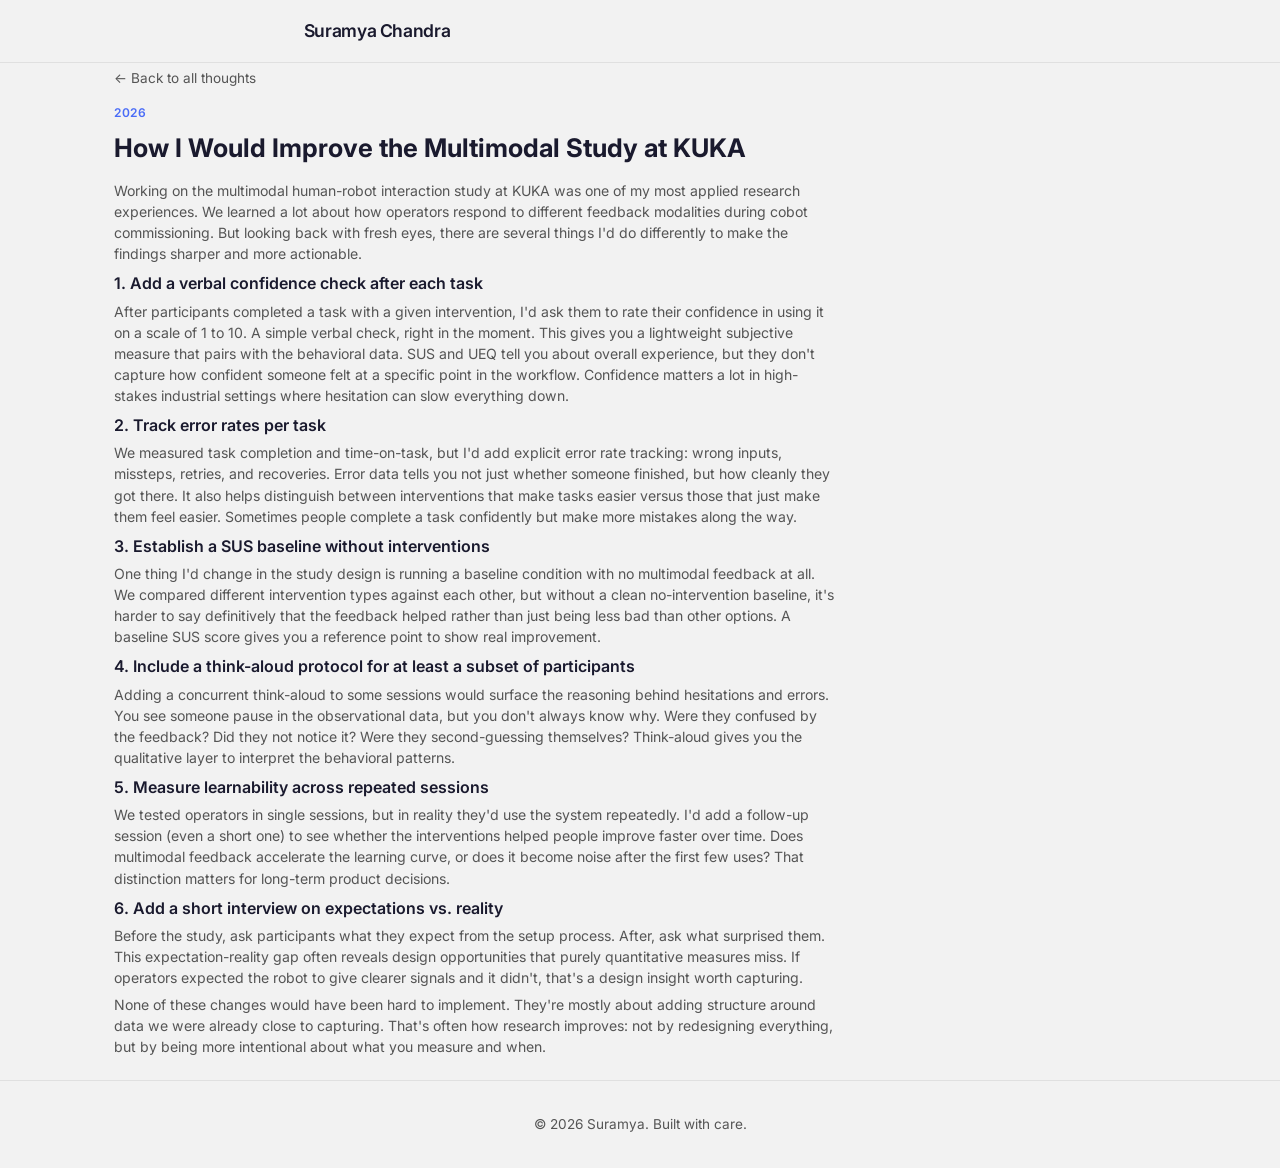
<file: thoughts/improving-multimodal-study.html>
<!DOCTYPE html>
<html lang="en">
<head>
  <meta charset="UTF-8">
  <meta name="viewport" content="width=device-width, initial-scale=1.0">
  <title>How I Would Improve the Multimodal Study at KUKA | Suramya Chandra</title>
  <link rel="icon" type="image/svg+xml" href="../assets/favicon.svg"><link rel="stylesheet" href="../css/styles.css">
  <link rel="stylesheet" href="../css/case-study.css">
  <link rel="preconnect" href="https://fonts.googleapis.com">
  <link rel="preconnect" href="https://fonts.gstatic.com" crossorigin>
  <link href="https://fonts.googleapis.com/css2?family=Inter:wght@300;400;500;600;700&display=swap" rel="stylesheet">
</head>
<body>
  <nav class="nav" aria-label="Main navigation">
    <div class="nav-container">
      <a href="../index.html" class="nav-name">Suramya Chandra</a>
    </div>
  </nav>

  <article class="case-study">
    <div class="container">
      <a href="../index.html#thoughts" class="back-link">← Back to all thoughts</a>

      <header class="case-study-header">
        <span class="thought-date">2026</span>
        <h1>How I Would Improve the Multimodal Study at KUKA</h1>
      </header>

      <section class="case-study-section">
        <p>Working on the multimodal human-robot interaction study at KUKA was one of my most applied research experiences. We learned a lot about how operators respond to different feedback modalities during cobot commissioning. But looking back with fresh eyes, there are several things I'd do differently to make the findings sharper and more actionable.</p>
      </section>

      <section class="case-study-section">
        <h2>1. Add a verbal confidence check after each task</h2>
        <p>After participants completed a task with a given intervention, I'd ask them to rate their confidence in using it on a scale of 1 to 10. A simple verbal check, right in the moment. This gives you a lightweight subjective measure that pairs with the behavioral data. SUS and UEQ tell you about overall experience, but they don't capture how confident someone felt at a specific point in the workflow. Confidence matters a lot in high-stakes industrial settings where hesitation can slow everything down.</p>
      </section>

      <section class="case-study-section">
        <h2>2. Track error rates per task</h2>
        <p>We measured task completion and time-on-task, but I'd add explicit error rate tracking: wrong inputs, missteps, retries, and recoveries. Error data tells you not just whether someone finished, but how cleanly they got there. It also helps distinguish between interventions that make tasks easier versus those that just make them feel easier. Sometimes people complete a task confidently but make more mistakes along the way.</p>
      </section>

      <section class="case-study-section">
        <h2>3. Establish a SUS baseline without interventions</h2>
        <p>One thing I'd change in the study design is running a baseline condition with no multimodal feedback at all. We compared different intervention types against each other, but without a clean no-intervention baseline, it's harder to say definitively that the feedback helped rather than just being less bad than other options. A baseline SUS score gives you a reference point to show real improvement.</p>
      </section>

      <section class="case-study-section">
        <h2>4. Include a think-aloud protocol for at least a subset of participants</h2>
        <p>Adding a concurrent think-aloud to some sessions would surface the reasoning behind hesitations and errors. You see someone pause in the observational data, but you don't always know why. Were they confused by the feedback? Did they not notice it? Were they second-guessing themselves? Think-aloud gives you the qualitative layer to interpret the behavioral patterns.</p>
      </section>

      <section class="case-study-section">
        <h2>5. Measure learnability across repeated sessions</h2>
        <p>We tested operators in single sessions, but in reality they'd use the system repeatedly. I'd add a follow-up session (even a short one) to see whether the interventions helped people improve faster over time. Does multimodal feedback accelerate the learning curve, or does it become noise after the first few uses? That distinction matters for long-term product decisions.</p>
      </section>

      <section class="case-study-section">
        <h2>6. Add a short interview on expectations vs. reality</h2>
        <p>Before the study, ask participants what they expect from the setup process. After, ask what surprised them. This expectation-reality gap often reveals design opportunities that purely quantitative measures miss. If operators expected the robot to give clearer signals and it didn't, that's a design insight worth capturing.</p>
      </section>

      <section class="case-study-section">
        <p>None of these changes would have been hard to implement. They're mostly about adding structure around data we were already close to capturing. That's often how research improves: not by redesigning everything, but by being more intentional about what you measure and when.</p>
      </section>
    </div>
  </article>

  <footer class="footer">
    <div class="container">
      <p>&copy; 2026 Suramya. Built with care.</p>
    </div>
  </footer>
</body>
</html>
</file>
<file: css/styles.css>
/* ===== Reset & Base ===== */
*,
*::before,
*::after {
  margin: 0;
  padding: 0;
  box-sizing: border-box;
}

:root {
  --color-bg: #f2f2f2;
  --color-surface: #ffffff;
  --color-text: #1a1a2e;
  --color-text-muted: #555;
  --color-accent: #4a6cf7;
  --color-accent-hover: #3b5ce4;
  --color-border: #e0e0e0;
  --font-body: 'Inter', -apple-system, BlinkMacSystemFont, sans-serif;
  --max-width: 1100px;
  --radius: 12px;
  --shadow-sm: 0 2px 8px rgba(0, 0, 0, 0.04);
  --shadow-md: 0 4px 20px rgba(0, 0, 0, 0.08);
  --shadow-lg: 0 8px 40px rgba(0, 0, 0, 0.12);
  --transition: 0.3s ease;
}

/* ===== Dark Mode ===== */
[data-theme="dark"] {
  --color-bg: #0f0f1a;
  --color-surface: #1a1a2e;
  --color-text: #e8e8f0;
  --color-text-muted: #a0a0b8;
  --color-accent: #6c8cff;
  --color-accent-hover: #8da6ff;
  --color-border: #2a2a40;
  --shadow-sm: 0 2px 8px rgba(0, 0, 0, 0.2);
  --shadow-md: 0 4px 20px rgba(0, 0, 0, 0.3);
  --shadow-lg: 0 8px 40px rgba(0, 0, 0, 0.4);
}

[data-theme="dark"] .nav {
  background: rgba(15, 15, 26, 0.92);
}

[data-theme="dark"] body {
  /* bg handled by canvas */
}

[data-theme="dark"] .nav-toggle span {
  background: var(--color-text);
}

[data-theme="dark"] .hero::before {
  background: transparent;
}

[data-theme="dark"] .case-card {
  background: var(--color-surface);
}

[data-theme="dark"] .method-card {
  background: var(--color-bg);
}

[data-theme="dark"] .contact-item {
  background: var(--color-surface);
}

[data-theme="dark"] .theme-toggle {
  background: var(--color-surface);
  border-color: var(--color-border);
}

html {
  scroll-behavior: smooth;
}

body {
  font-family: var(--font-body);
  background-color: var(--color-bg);
  color: var(--color-text);
  line-height: 1.7;
  font-size: 16px;
  transition: background-color 0.4s ease, color 0.4s ease;
}

.container {
  max-width: var(--max-width);
  margin: 0 auto;
  padding: 0 24px;
}

a {
  color: var(--color-accent);
  text-decoration: none;
  transition: color var(--transition);
}

a:hover {
  color: var(--color-accent-hover);
}

/* ===== Connecting Dots Canvas ===== */
#dots-canvas {
  position: absolute;
  top: 0;
  left: 0;
  width: 100%;
  z-index: 0;
  pointer-events: none;
}

/* Ensure all content sits above canvas */
.nav {
  z-index: 1000;
}

section, .footer {
  position: relative;
  z-index: 1;
}

/* ===== Back to Top Button ===== */
.back-to-top {
  position: fixed;
  bottom: 24px;
  left: 24px;
  z-index: 1001;
  width: 48px;
  height: 48px;
  border-radius: 50%;
  border: 1px solid var(--color-border);
  background: var(--color-surface);
  cursor: pointer;
  display: flex;
  align-items: center;
  justify-content: center;
  font-size: 1.3rem;
  color: var(--color-text);
  box-shadow: var(--shadow-md);
  transition: all var(--transition);
  opacity: 0;
  pointer-events: none;
}

.back-to-top.visible {
  opacity: 1;
  pointer-events: auto;
}

.back-to-top:hover {
  transform: scale(1.1);
  box-shadow: var(--shadow-lg);
  background: var(--color-accent);
  color: #fff;
  border-color: var(--color-accent);
}

[data-theme="dark"] .back-to-top {
  background: var(--color-surface);
  border-color: var(--color-border);
}

/* ===== Theme Toggle ===== */
.theme-toggle {
  position: fixed;
  bottom: 24px;
  right: 24px;
  z-index: 1001;
  width: 48px;
  height: 48px;
  border-radius: 50%;
  border: 1px solid var(--color-border);
  background: var(--color-surface);
  cursor: pointer;
  display: flex;
  align-items: center;
  justify-content: center;
  font-size: 1.3rem;
  box-shadow: var(--shadow-md);
  transition: all var(--transition);
}

.theme-toggle:hover {
  transform: scale(1.1);
  box-shadow: var(--shadow-lg);
}

/* ===== Navigation ===== */
.nav {
  position: fixed;
  top: 0;
  left: 0;
  right: 0;
  z-index: 1000;
  background: rgba(242, 242, 242, 0.92);
  backdrop-filter: blur(10px);
  border-bottom: 1px solid var(--color-border);
  transition: background-color 0.4s ease;
}

.nav-container {
  max-width: var(--max-width);
  margin: 0 auto;
  padding: 16px 24px;
  display: grid;
  grid-template-columns: 1fr auto 1fr;
  align-items: center;
}

.nav-name {
  font-weight: 600;
  font-size: 1.1rem;
  color: var(--color-text);
  text-align: center;
  letter-spacing: -0.02em;
}

.nav-name:hover {
  color: var(--color-accent);
}

.nav-links {
  list-style: none;
  display: flex;
  gap: 28px;
  justify-self: start;
}

.nav-links a {
  color: var(--color-text-muted);
  font-size: 0.9rem;
  font-weight: 500;
  transition: color var(--transition);
}

.nav-links a:hover,
.nav-links a.active {
  color: var(--color-accent);
}

/* Nav Dropdown */
.nav-dropdown {
  position: relative;
}

.nav-arrow {
  font-size: 0.6rem;
  margin-left: 4px;
  transition: transform var(--transition);
}

.nav-dropdown:hover .nav-arrow {
  transform: rotate(180deg);
}

.dropdown-menu {
  position: absolute;
  top: 100%;
  left: 0;
  margin-top: 12px;
  list-style: none;
  background: var(--color-surface);
  border: 1px solid var(--color-border);
  border-radius: 8px;
  padding: 8px 0;
  min-width: 140px;
  box-shadow: var(--shadow-md);
  opacity: 0;
  visibility: hidden;
  transform: translateY(-4px);
  transition: all 0.2s ease;
}

.nav-dropdown:hover .dropdown-menu {
  opacity: 1;
  visibility: visible;
  transform: translateY(0);
}

.dropdown-menu li a {
  display: block;
  padding: 8px 16px;
  font-size: 0.85rem;
  color: var(--color-text-muted);
}

.dropdown-menu li a:hover {
  background: rgba(74, 108, 247, 0.06);
  color: var(--color-accent);
}

.nav-socials {
  display: flex;
  gap: 16px;
  justify-self: end;
  align-items: center;
}

.nav-socials a {
  color: var(--color-text-muted);
  font-size: 1rem;
  transition: color var(--transition);
  position: relative;
  display: flex;
  align-items: center;
}

.nav-substack svg {
  width: 16px;
  height: 16px;
  fill: currentColor;
}

.nav-resume {
  font-size: 0.9rem;
  font-weight: 500;
}

.nav-socials a:hover {
  color: var(--color-accent);
}

.nav-socials a[data-tooltip]::after {
  content: attr(data-tooltip);
  position: absolute;
  top: 100%;
  left: 50%;
  transform: translateX(-50%) translateY(4px);
  background: var(--color-text);
  color: var(--color-bg);
  font-size: 0.7rem;
  font-weight: 500;
  padding: 4px 10px;
  border-radius: 4px;
  white-space: nowrap;
  opacity: 0;
  pointer-events: none;
  transition: opacity 0.2s ease, transform 0.2s ease;
}

.nav-socials a[data-tooltip]:hover::after {
  opacity: 1;
  transform: translateX(-50%) translateY(8px);
}

.nav-toggle {
  display: none;
  flex-direction: column;
  gap: 5px;
  background: none;
  border: none;
  cursor: pointer;
  padding: 4px;
}

.nav-toggle span {
  display: block;
  width: 24px;
  height: 2px;
  background: var(--color-text);
  border-radius: 2px;
  transition: var(--transition);
}

/* ===== Hero ===== */
.hero {
  min-height: 100vh;
  display: flex;
  align-items: center;
  padding-top: 80px;
  position: relative;
  overflow: hidden;
}

.hero::before {
  content: '';
  position: absolute;
  inset: 0;
  background: transparent;
  pointer-events: none;
}

@keyframes heroGlow {
  0% {
    opacity: 0.6;
    transform: scale(1);
  }
  100% {
    opacity: 1;
    transform: scale(1.05);
  }
}

.hero .container {
  position: relative;
  z-index: 1;
}

.hero-centered {
  text-align: center;
  display: flex;
  flex-direction: column;
  align-items: center;
}

.hero-name {
  font-size: clamp(1.6rem, 3vw, 2.2rem);
  font-weight: 500;
  line-height: 1.3;
  margin-bottom: 16px;
  color: var(--color-text);
}

.hero-tagline-bold {
  font-size: clamp(2.5rem, 5vw, 4rem);
  font-weight: 700;
  color: var(--color-text);
  margin-bottom: 24px;
  line-height: 1.1;
}

.connect-dots {
  position: relative;
  display: inline-block;
  padding-bottom: 16px;
}

.dot {
  position: absolute;
  bottom: 0;
  width: 10px;
  height: 10px;
  border-radius: 50%;
  background: var(--color-accent);
}

.dot-left {
  left: 0;
}

.dot-right {
  right: 0;
}

.connect-line {
  position: absolute;
  bottom: 4px;
  left: 10px;
  right: 10px;
  height: 2px;
  background: var(--color-accent);
  transform-origin: left;
  transform: scaleX(0);
  animation: connectDots 1.5s ease 0.5s forwards;
}

@keyframes connectDots {
  0% {
    transform: scaleX(0);
  }
  100% {
    transform: scaleX(1);
  }
}

.hero-tagline {
  font-size: 1.1rem;
  color: var(--color-text-muted);
  max-width: 560px;
  margin-bottom: 40px;
}

.btn {
  display: inline-block;
  padding: 14px 32px;
  border-radius: 8px;
  font-weight: 500;
  font-size: 0.95rem;
  transition: all var(--transition);
}

.btn-primary {
  background: var(--color-accent);
  color: #fff;
}

.btn-primary:hover {
  background: var(--color-accent-hover);
  color: #fff;
  transform: translateY(-2px);
  box-shadow: var(--shadow-md);
}

/* ===== Section Shared ===== */
section {
  padding: 100px 0;
}

.section-title {
  font-size: 2rem;
  font-weight: 700;
  margin-bottom: 12px;
}

.section-subtitle {
  color: var(--color-text-muted);
  font-size: 1.05rem;
  margin-bottom: 48px;
}

/* ===== About ===== */
.about-content {
  display: grid;
  grid-template-columns: 280px 1fr;
  gap: 48px;
  align-items: center;
}

.about-photo {
  width: 280px;
  height: 320px;
  object-fit: cover;
  border-radius: var(--radius);
  background: radial-gradient(circle, rgba(74, 108, 247, 0.08) 0%, rgba(74, 108, 247, 0.03) 70%, transparent 100%);
  padding: 16px;
}

[data-theme="dark"] .about-photo {
  background: radial-gradient(circle, rgba(108, 140, 255, 0.12) 0%, rgba(108, 140, 255, 0.04) 70%, transparent 100%);
}

.about-text p {
  margin-bottom: 16px;
  color: var(--color-text-muted);
}

.highlight-term {
  position: relative;
  color: var(--color-text);
  font-weight: 500;
  cursor: default;
  transition: color var(--transition);
  border-bottom: 1.5px dashed transparent;
}

.highlight-term:hover {
  color: var(--color-accent);
  border-bottom-color: var(--color-accent);
}

.highlight-term::after {
  content: attr(data-tip);
  position: absolute;
  bottom: 100%;
  left: 50%;
  transform: translateX(-50%) translateY(-4px);
  background: var(--color-text);
  color: var(--color-bg);
  font-size: 0.72rem;
  font-weight: 500;
  padding: 5px 10px;
  border-radius: 4px;
  white-space: nowrap;
  opacity: 0;
  pointer-events: none;
  transition: opacity 0.2s ease, transform 0.2s ease;
}

.highlight-term:hover::after {
  opacity: 1;
  transform: translateX(-50%) translateY(-8px);
}

/* ===== Case Studies ===== */
.work {
  background: var(--color-surface);
  background-image: none;
}

.work-category {
  font-size: 1.1rem;
  font-weight: 600;
  color: var(--color-text-muted);
  margin-bottom: 24px;
  margin-top: 16px;
}

.work-category + .case-studies-grid {
  margin-bottom: 48px;
}

.case-studies-grid {
  display: grid;
  grid-template-columns: repeat(auto-fit, minmax(320px, 1fr));
  gap: 32px;
}

/* Carousel for horizontal scroll */
.carousel-wrapper {
  position: relative;
  margin-bottom: 48px;
}

.case-studies-carousel {
  display: flex;
  gap: 24px;
  overflow-x: auto;
  scroll-behavior: smooth;
  padding: 8px 0 16px;
  scrollbar-width: none;
}

.case-studies-carousel::-webkit-scrollbar {
  display: none;
}

.case-studies-carousel .case-card {
  min-width: 320px;
  max-width: 340px;
  flex-shrink: 0;
}

.carousel-btn {
  position: absolute;
  top: 50%;
  transform: translateY(-50%);
  width: 40px;
  height: 40px;
  border-radius: 50%;
  border: 1px solid var(--color-border);
  background: var(--color-surface);
  color: var(--color-text);
  font-size: 1.4rem;
  cursor: pointer;
  display: flex;
  align-items: center;
  justify-content: center;
  box-shadow: var(--shadow-md);
  transition: all var(--transition);
  z-index: 2;
}

.carousel-btn:hover {
  background: var(--color-accent);
  color: #fff;
  border-color: var(--color-accent);
}

.carousel-btn-left {
  left: -20px;
}

.carousel-btn-right {
  right: -20px;
}

.case-card {
  background: var(--color-bg);
  border-radius: var(--radius);
  overflow: hidden;
  border: 1px solid var(--color-border);
  transition: transform 0.4s cubic-bezier(0.175, 0.885, 0.32, 1.275), box-shadow 0.4s ease;
  perspective: 1000px;
  cursor: pointer;
}

.case-card:hover {
  transform: translateY(-8px) rotateX(2deg);
  box-shadow: var(--shadow-lg);
}

/* Unique gradient colors per card */
.case-card:nth-child(1) .case-card-image {
  background: linear-gradient(135deg, #667eea, #764ba2);
}
.case-card:nth-child(2) .case-card-image {
  background: linear-gradient(135deg, #f093fb, #f5576c);
}
.case-card:nth-child(3) .case-card-image {
  background: linear-gradient(135deg, #4facfe, #00f2fe);
}
.case-card:nth-child(4) .case-card-image {
  background: linear-gradient(135deg, #43e97b, #38f9d7);
}
.case-card:nth-child(5) .case-card-image {
  background: linear-gradient(135deg, #fa709a, #fee140);
}
.case-card:nth-child(6) .case-card-image {
  background: linear-gradient(135deg, #a18cd1, #fbc2eb);
}
.case-card:nth-child(7) .case-card-image {
  background: linear-gradient(135deg, #fccb90, #d57eeb);
}

.case-card-image {
  height: 200px;
  background: linear-gradient(135deg, #e8ecff, #f0e6ff);
  display: flex;
  align-items: center;
  justify-content: center;
  color: rgba(255, 255, 255, 0.8);
  font-size: 0.9rem;
  font-weight: 500;
  transition: transform 0.4s ease;
  overflow: hidden;
}

.case-card-image img {
  width: 100%;
  height: 100%;
  object-fit: cover;
}

.case-card:hover .case-card-image {
  transform: scale(1.05);
}

.case-card-content {
  padding: 24px;
}

.case-card-tag {
  display: inline-block;
  padding: 4px 12px;
  background: rgba(74, 108, 247, 0.1);
  color: var(--color-accent);
  font-size: 0.75rem;
  font-weight: 600;
  border-radius: 20px;
  margin-bottom: 12px;
  text-transform: uppercase;
  letter-spacing: 0.5px;
}

.case-card-title {
  font-size: 1.25rem;
  font-weight: 600;
  margin-bottom: 4px;
  color: var(--color-text);
}

.case-card-company {
  font-size: 0.82rem;
  color: var(--color-text-muted);
  margin-bottom: 8px;
  font-weight: 500;
}

.case-card-desc {
  color: var(--color-text-muted);
  font-size: 0.9rem;
  margin-bottom: 16px;
  font-weight: 400;
}

.case-card-link {
  font-size: 0.9rem;
  font-weight: 500;
  display: inline-flex;
  align-items: center;
  gap: 4px;
  transition: gap var(--transition), color var(--transition);
}

.case-card-link:hover {
  gap: 8px;
}

/* ===== Methods / Skills ===== */
.skills-grid {
  display: grid;
  grid-template-columns: repeat(auto-fit, minmax(300px, 1fr));
  gap: 32px;
}

.skill-category {
  background: var(--color-surface);
  padding: 32px;
  border-radius: var(--radius);
  border: 1px solid var(--color-border);
  transition: transform 0.4s cubic-bezier(0.175, 0.885, 0.32, 1.275), box-shadow 0.4s ease;
}

.skill-category:hover {
  transform: translateY(-4px);
  box-shadow: var(--shadow-md);
}

.skill-category-title {
  font-size: 1rem;
  font-weight: 600;
  margin-bottom: 16px;
  color: var(--color-accent);
}

.skill-tags {
  display: flex;
  flex-wrap: wrap;
  gap: 8px;
}

.skill-tag {
  display: inline-block;
  padding: 6px 14px;
  background: rgba(74, 108, 247, 0.08);
  color: var(--color-text);
  font-size: 0.82rem;
  font-weight: 500;
  border-radius: 20px;
  border: 1px solid var(--color-border);
  transition: all var(--transition);
}

.skill-tag:hover {
  background: var(--color-accent);
  color: #fff;
  border-color: var(--color-accent);
  transform: translateY(-2px);
}

[data-theme="dark"] .skill-category {
  background: var(--color-bg);
}

[data-theme="dark"] .skill-tag {
  background: rgba(108, 140, 255, 0.1);
}

.methods-grid {
  display: grid;
  grid-template-columns: repeat(auto-fit, minmax(280px, 1fr));
  gap: 24px;
}

.method-card {
  background: var(--color-surface);
  padding: 32px;
  border-radius: var(--radius);
  border: 1px solid var(--color-border);
  transition: transform 0.4s cubic-bezier(0.175, 0.885, 0.32, 1.275), box-shadow 0.4s ease;
}

.method-card:hover {
  transform: translateY(-4px) scale(1.02);
  box-shadow: var(--shadow-md);
}

.method-icon {
  font-size: 2rem;
  margin-bottom: 16px;
}

.method-card h3 {
  font-size: 1.1rem;
  font-weight: 600;
  margin-bottom: 8px;
}

.method-card p {
  color: var(--color-text-muted);
  font-size: 0.9rem;
}

/* ===== Contact ===== */
.contact {
  background: var(--color-surface);
  background-image: none;
  text-align: center;
}

.contact-links {
  display: flex;
  justify-content: center;
  gap: 24px;
  margin-top: 32px;
}

.contact-icon {
  display: flex;
  align-items: center;
  justify-content: center;
  width: 56px;
  height: 56px;
  border-radius: 50%;
  background: var(--color-bg);
  border: 1px solid var(--color-border);
  color: var(--color-text);
  font-size: 1.3rem;
  transition: all var(--transition);
}

.contact-icon:hover {
  background: var(--color-accent);
  border-color: var(--color-accent);
  color: #fff;
  transform: translateY(-4px);
  box-shadow: var(--shadow-md);
}

[data-theme="dark"] .contact-icon {
  background: var(--color-bg);
}

/* ===== Research Process Section ===== */
.process {
  background: var(--color-surface);
  background-image: none;
}

.process-heading {
  font-size: 1.2rem;
  font-weight: 600;
  margin-bottom: 12px;
  color: var(--color-text);
}

.process-desc {
  color: var(--color-text-muted);
  margin-bottom: 32px;
  max-width: 600px;
}

/* Product Cycle */
.process-cycle {
  margin-bottom: 64px;
}

.cycle-visual {
  display: flex;
  align-items: center;
  justify-content: center;
  flex-wrap: wrap;
  gap: 0;
  margin: 32px 0 20px;
}

.cycle-step {
  display: flex;
  align-items: center;
}

.cycle-node {
  padding: 12px 20px;
  border-radius: 8px;
  border: 2px solid var(--color-border);
  font-size: 0.85rem;
  font-weight: 500;
  color: var(--color-text-muted);
  background: var(--color-bg);
  transition: all var(--transition);
}

.cycle-node.active {
  border-color: var(--color-accent);
  background: rgba(74, 108, 247, 0.08);
  color: var(--color-accent);
  font-weight: 600;
}

[data-theme="dark"] .cycle-node.active {
  background: rgba(108, 140, 255, 0.12);
}

.cycle-connector {
  width: 32px;
  height: 2px;
  background: var(--color-border);
  position: relative;
}

.cycle-connector::after {
  content: '';
  position: absolute;
  right: 0;
  top: -3px;
  width: 0;
  height: 0;
  border-left: 6px solid var(--color-border);
  border-top: 4px solid transparent;
  border-bottom: 4px solid transparent;
}

.cycle-caption {
  font-size: 0.85rem;
  color: var(--color-text-muted);
  font-style: italic;
}

/* Research Flowchart */
.zoom-connector {
  display: flex;
  align-items: center;
  gap: 16px;
  margin: 48px 0;
}

.zoom-line {
  flex: 1;
  height: 1px;
  background: var(--color-border);
}

.zoom-label {
  font-size: 0.8rem;
  font-weight: 500;
  color: var(--color-accent);
  text-transform: uppercase;
  letter-spacing: 0.5px;
  white-space: nowrap;
}

.flowchart-steps {
  display: flex;
  flex-direction: column;
  gap: 0;
  margin-top: 32px;
}

.flow-step {
  display: flex;
  align-items: flex-start;
  gap: 20px;
  padding: 24px;
  border-radius: var(--radius);
  border: 1px solid var(--color-border);
  background: var(--color-bg);
  transition: all var(--transition);
}

.flow-step:hover {
  transform: translateX(8px);
  box-shadow: var(--shadow-sm);
  border-color: var(--color-accent);
}

.flow-number {
  font-size: 1.5rem;
  font-weight: 700;
  color: var(--color-accent);
  min-width: 40px;
}

.flow-content h4 {
  font-size: 1rem;
  font-weight: 600;
  margin-bottom: 4px;
  color: var(--color-text);
}

.flow-content p {
  font-size: 0.9rem;
  color: var(--color-text-muted);
}

.flow-arrow {
  width: 2px;
  height: 24px;
  background: var(--color-border);
  margin-left: 44px;
  position: relative;
}

.flow-arrow::after {
  content: '';
  position: absolute;
  bottom: 0;
  left: -3px;
  width: 0;
  height: 0;
  border-top: 6px solid var(--color-border);
  border-left: 4px solid transparent;
  border-right: 4px solid transparent;
}

/* ===== Testimonials ===== */
.testimonials {
  padding: 60px 0;
}

.testimonials .section-title {
  font-size: 1.4rem;
}

.testimonials-grid {
  display: grid;
  grid-template-columns: repeat(auto-fit, minmax(280px, 1fr));
  gap: 24px;
}

.testimonial-card {
  background: var(--color-surface);
  padding: 24px;
  border-radius: var(--radius);
  border: 1px solid var(--color-border);
  border-left: 3px solid var(--color-accent);
  transition: transform var(--transition), box-shadow var(--transition);
}

.testimonial-card:hover {
  transform: translateY(-3px);
  box-shadow: var(--shadow-md);
}

.testimonial-text {
  font-size: 0.88rem;
  color: var(--color-text-muted);
  font-style: italic;
  line-height: 1.6;
  margin-bottom: 16px;
}

.testimonial-author {
  display: flex;
  flex-direction: column;
  gap: 2px;
}

.testimonial-author strong {
  font-size: 0.82rem;
  color: var(--color-text);
}

.testimonial-author span {
  font-size: 0.75rem;
  color: var(--color-text-muted);
}

/* ===== Thoughts / Blog ===== */
.thoughts {
  background: var(--color-surface);
  background-image: none;
}

.thoughts-grid {
  display: grid;
  grid-template-columns: repeat(auto-fit, minmax(320px, 1fr));
  gap: 32px;
}

.thought-card {
  padding: 32px;
  border-radius: var(--radius);
  border: 1px solid var(--color-border);
  background: var(--color-bg);
  transition: transform var(--transition), box-shadow var(--transition);
  cursor: pointer;
}

.thought-card:hover {
  transform: translateY(-4px);
  box-shadow: var(--shadow-md);
}

.thought-date {
  font-size: 0.75rem;
  font-weight: 600;
  color: var(--color-accent);
  text-transform: uppercase;
  letter-spacing: 0.5px;
}

.thought-title {
  font-size: 1.15rem;
  font-weight: 600;
  margin: 8px 0 12px;
  color: var(--color-text);
}

.thought-preview {
  font-size: 0.9rem;
  color: var(--color-text-muted);
  margin-bottom: 16px;
  line-height: 1.6;
}

.thought-link {
  font-size: 0.9rem;
  font-weight: 500;
}

/* ===== Footer ===== */
.footer {
  text-align: center;
  padding: 32px 0;
  color: var(--color-text-muted);
  font-size: 0.85rem;
  border-top: 1px solid var(--color-border);
}

/* ===== Responsive ===== */
@media (max-width: 768px) {
  .nav-toggle {
    display: flex;
  }

  .nav-container {
    display: flex;
    align-items: center;
    justify-content: space-between;
  }

  .nav-name {
    font-size: 1rem;
  }

  .nav-links {
    position: absolute;
    top: 100%;
    left: 0;
    right: 0;
    flex-direction: column;
    background: var(--color-surface);
    padding: 24px;
    gap: 16px;
    border-bottom: 1px solid var(--color-border);
    display: none;
  }

  .nav-links.active {
    display: flex;
  }

  .nav-socials {
    display: none;
  }

  .about-content {
    grid-template-columns: 1fr;
  }

  .about-image-placeholder {
    width: 100%;
    max-width: 280px;
    margin: 0 auto;
  }

  .case-studies-grid {
    grid-template-columns: 1fr;
  }

  .hero {
    padding-top: 100px;
    min-height: auto;
    padding-bottom: 60px;
  }

  section {
    padding: 60px 0;
  }

  .contact-links {
    justify-content: center;
  }

  .cycle-visual {
    flex-direction: column;
    align-items: stretch;
  }

  .cycle-step {
    flex-direction: column;
    align-items: center;
  }

  .cycle-connector {
    width: 2px;
    height: 20px;
    margin: 0;
  }

  .cycle-connector::after {
    right: auto;
    bottom: 0;
    top: auto;
    left: -3px;
    border-left: 4px solid transparent;
    border-right: 4px solid transparent;
    border-top: 6px solid var(--color-border);
    border-bottom: none;
  }

  .flow-step {
    flex-direction: column;
    gap: 8px;
  }

  .flow-arrow {
    margin-left: 20px;
  }

  .testimonials-grid {
    grid-template-columns: 1fr;
  }

  .thoughts-grid {
    grid-template-columns: 1fr;
  }

  .theme-toggle {
    bottom: 16px;
    right: 16px;
    width: 42px;
    height: 42px;
  }

  .back-to-top {
    bottom: 16px;
    left: 16px;
    width: 42px;
    height: 42px;
  }
}

/* ===== Animations ===== */
@media (prefers-reduced-motion: no-preference) {
  .hero .fade-in,
  .work .fade-in,
  .methods .fade-in,
  .process .fade-in,
  .testimonials .fade-in,
  .thoughts .fade-in,
  .contact .fade-in,
  .about .fade-in {
    opacity: 0;
    transform: translateY(30px);
    transition: opacity 0.6s ease, transform 0.6s ease;
  }

  .fade-in.visible {
    opacity: 1;
    transform: translateY(0);
  }

  /* Staggered delays */
  .fade-in:nth-child(1) { transition-delay: 0s; }
  .fade-in:nth-child(2) { transition-delay: 0.1s; }
  .fade-in:nth-child(3) { transition-delay: 0.1s; }
  .fade-in:nth-child(4) { transition-delay: 0.2s; }
  .fade-in:nth-child(5) { transition-delay: 0.2s; }
  .fade-in:nth-child(6) { transition-delay: 0.3s; }
  .fade-in:nth-child(7) { transition-delay: 0.3s; }
}
</file>
<file: css/case-study.css>
/* ===== Case Study Page Styles ===== */

.case-study {
  padding-top: 64px;
  padding-bottom: 16px;
}

.back-link {
  display: inline-block;
  font-size: 0.85rem;
  color: var(--color-text-muted);
  margin-bottom: 8px;
  transition: color var(--transition);
}

.back-link:hover {
  color: var(--color-accent);
}

.case-study-header {
  margin-bottom: 16px;
}

.case-study-header h1 {
  font-size: 1.6rem;
  font-weight: 700;
  margin: 8px 0 6px;
  line-height: 1.2;
}

.case-study-subtitle {
  font-size: 0.9rem;
  color: var(--color-text-muted);
  margin-bottom: 4px;
}

/* Meta Grid - inline */
.case-study-meta {
  display: flex;
  flex-wrap: wrap;
  gap: 16px;
  padding: 14px 16px;
  background: var(--color-surface);
  border: 1px solid var(--color-border);
  border-radius: 8px;
  margin-bottom: 16px;
}

.meta-item {
  display: flex;
  gap: 4px;
  align-items: baseline;
}

.meta-label {
  font-size: 0.68rem;
  font-weight: 600;
  text-transform: uppercase;
  letter-spacing: 0.3px;
  color: var(--color-text-muted);
}

.meta-value {
  font-size: 0.82rem;
  font-weight: 500;
  color: var(--color-text);
}

/* Image */
.case-study-image-placeholder {
  width: 100%;
  height: 220px;
  background: linear-gradient(135deg, #e8ecff, #f0e6ff);
  border-radius: 8px;
  display: flex;
  align-items: center;
  justify-content: center;
  color: var(--color-text-muted);
  font-size: 0.85rem;
  margin-bottom: 20px;
  overflow: hidden;
}

/* Content Sections */
.case-study-section {
  margin-bottom: 6px;
  padding: 0;
}

.case-study-section h2 {
  font-size: 1rem;
  font-weight: 600;
  margin-bottom: 3px;
  color: var(--color-text);
}

.case-study-section h3 {
  font-size: 0.88rem;
  font-weight: 600;
  margin-top: 6px;
  margin-bottom: 3px;
  color: var(--color-text-muted);
}

.case-study-section p {
  color: var(--color-text-muted);
  font-size: 0.88rem;
  line-height: 1.5;
  max-width: 720px;
  margin-bottom: 4px;
}

.case-study-section ul {
  list-style: none;
  padding: 0;
  margin: 0;
}

.case-study-section ul li {
  position: relative;
  padding-left: 16px;
  margin-bottom: 3px;
  color: var(--color-text-muted);
  font-size: 0.88rem;
  line-height: 1.45;
}

.case-study-section ul li::before {
  content: '';
  position: absolute;
  left: 0;
  top: 8px;
  width: 5px;
  height: 5px;
  background: var(--color-accent);
  border-radius: 50%;
}

/* Navigation */
.case-study-nav {
  display: flex;
  justify-content: space-between;
  flex-wrap: wrap;
  gap: 8px;
  padding-top: 10px;
  border-top: 1px solid var(--color-border);
  margin-top: 12px;
}

/* Reflections */
.reflections {
  margin-top: 10px;
  padding: 12px;
  background: rgba(74, 108, 247, 0.04);
  border-radius: 8px;
  border-left: 3px solid var(--color-accent);
}

.reflections h2 {
  font-size: 0.95rem;
  color: var(--color-accent);
}

.prev-study,
.next-study {
  font-size: 0.85rem;
  font-weight: 500;
  color: var(--color-accent);
  transition: color var(--transition);
}

.prev-study:hover,
.next-study:hover {
  color: var(--color-accent-hover);
}

.next-study {
  margin-left: auto;
}

/* Responsive */
@media (max-width: 768px) {
  .case-study {
    padding-top: 60px;
  }

  .case-study-meta {
    flex-direction: column;
    gap: 6px;
  }

  .case-study-image-placeholder {
    height: 160px;
  }
}
</file>
